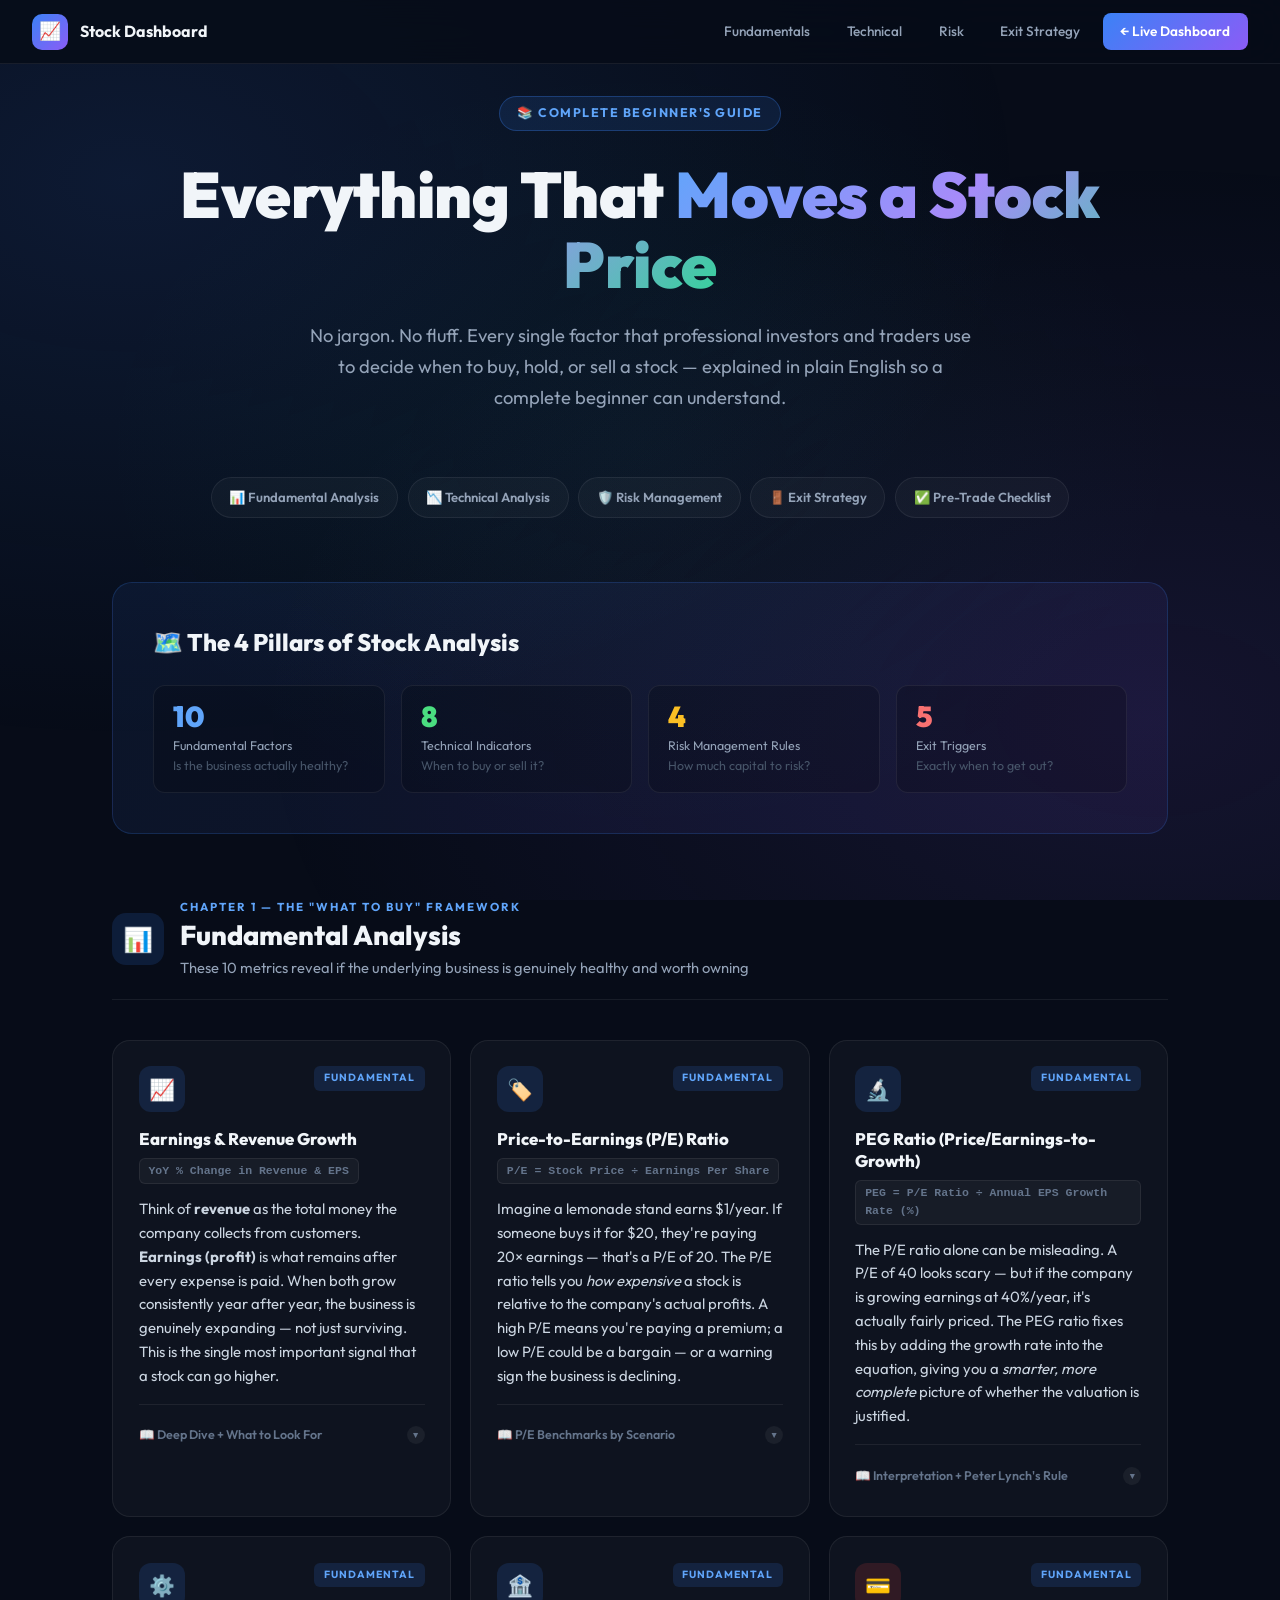
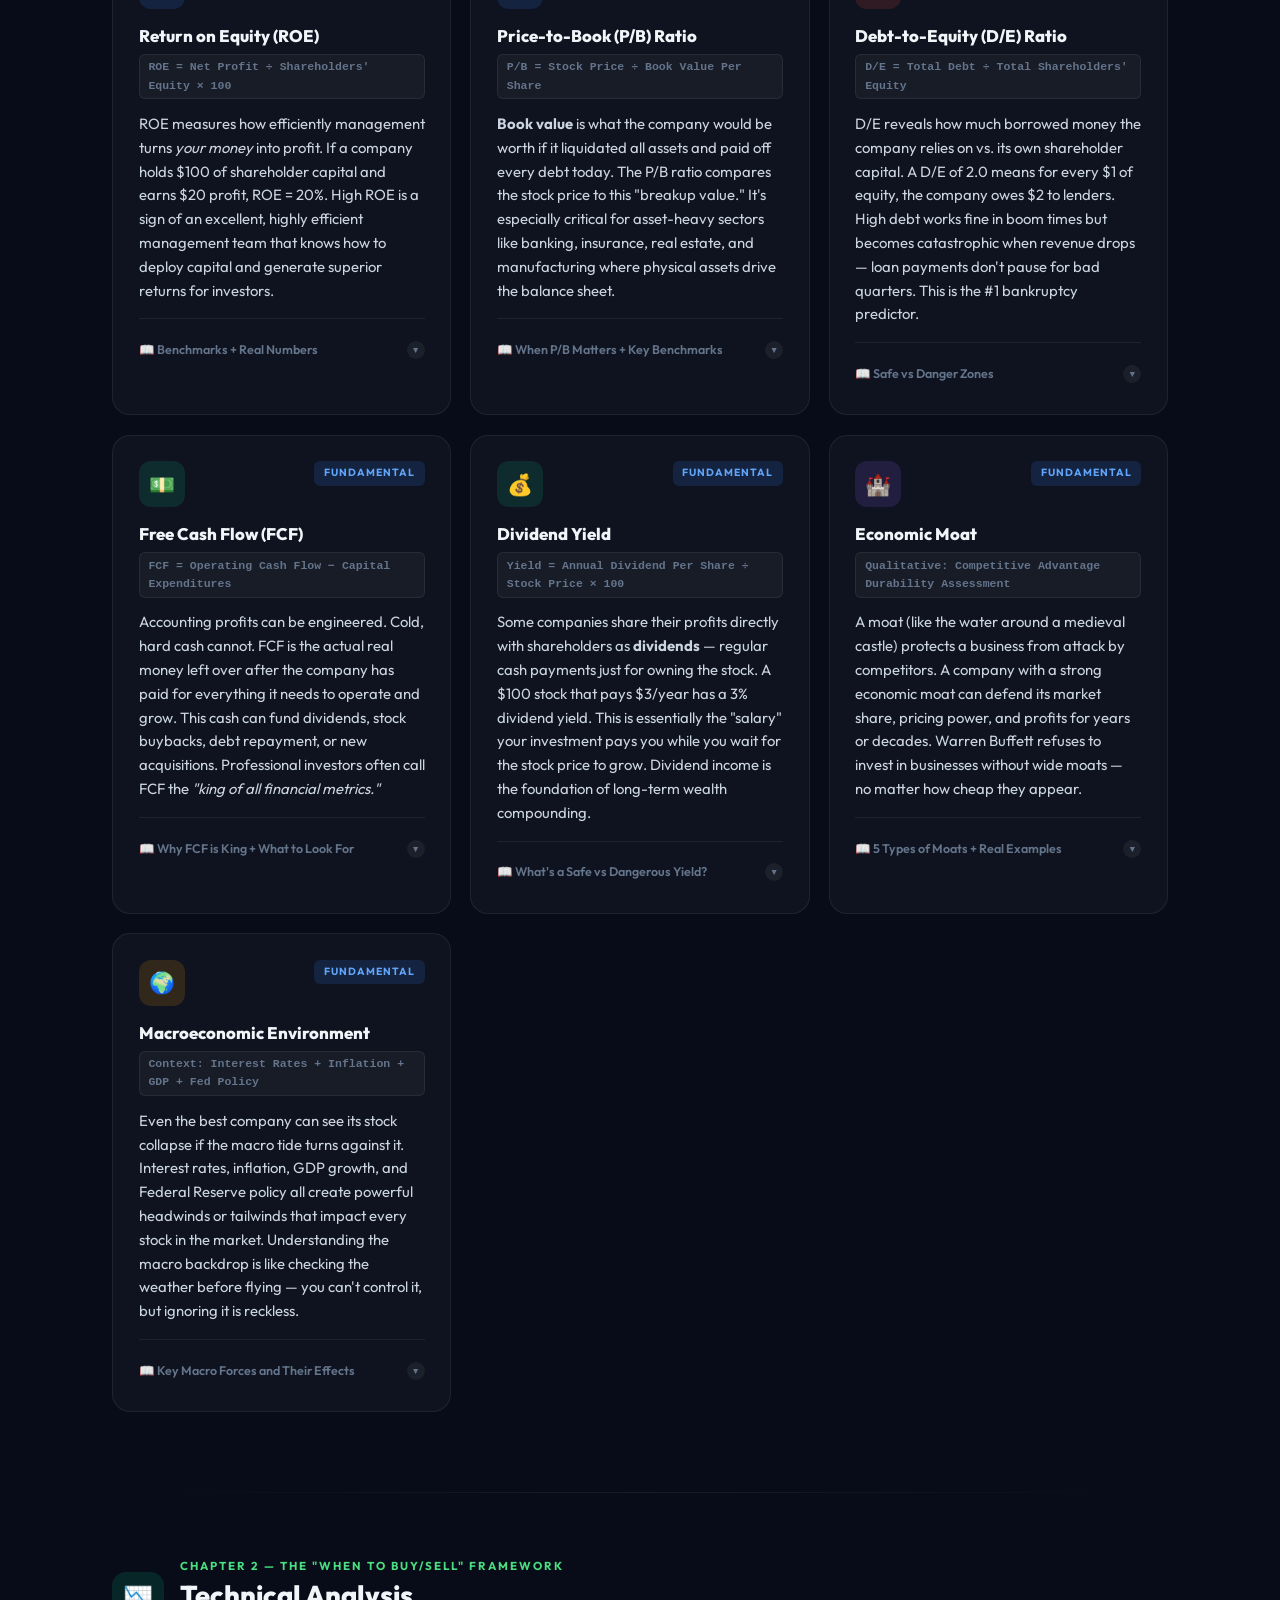
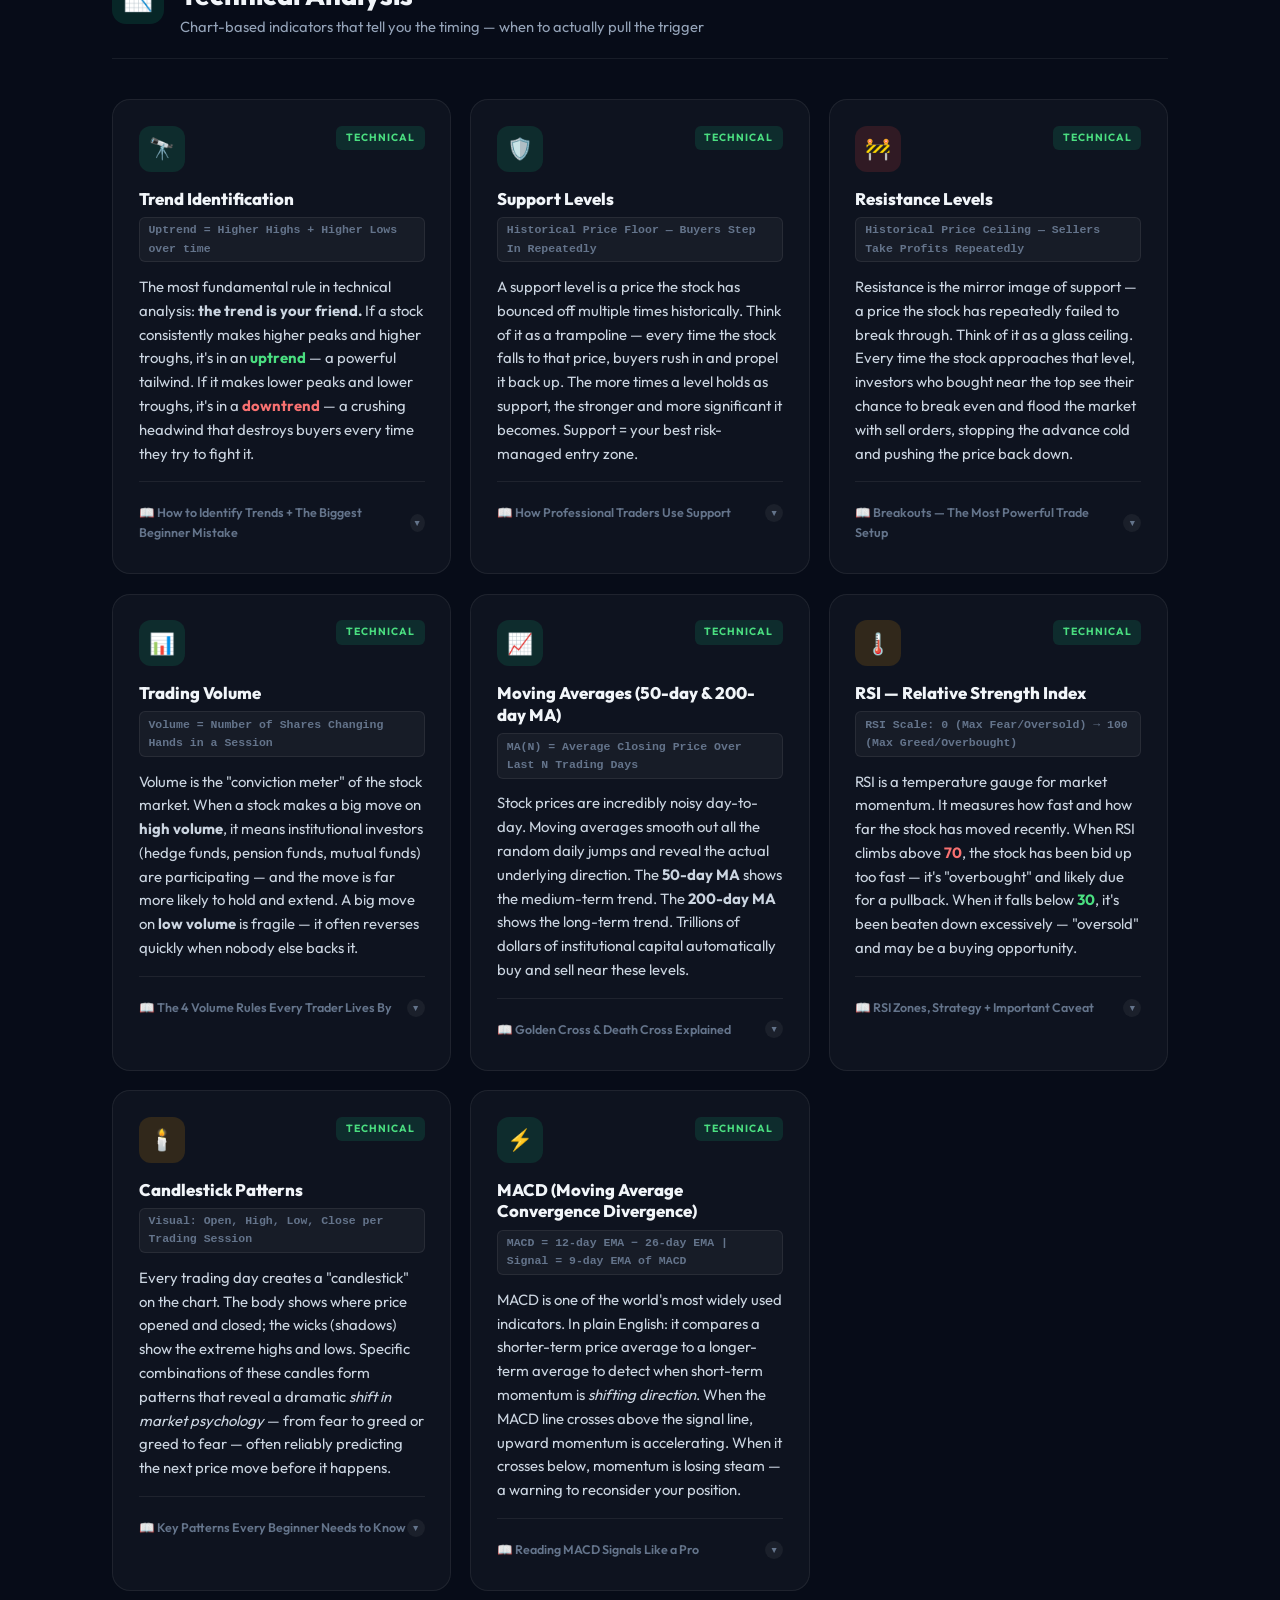
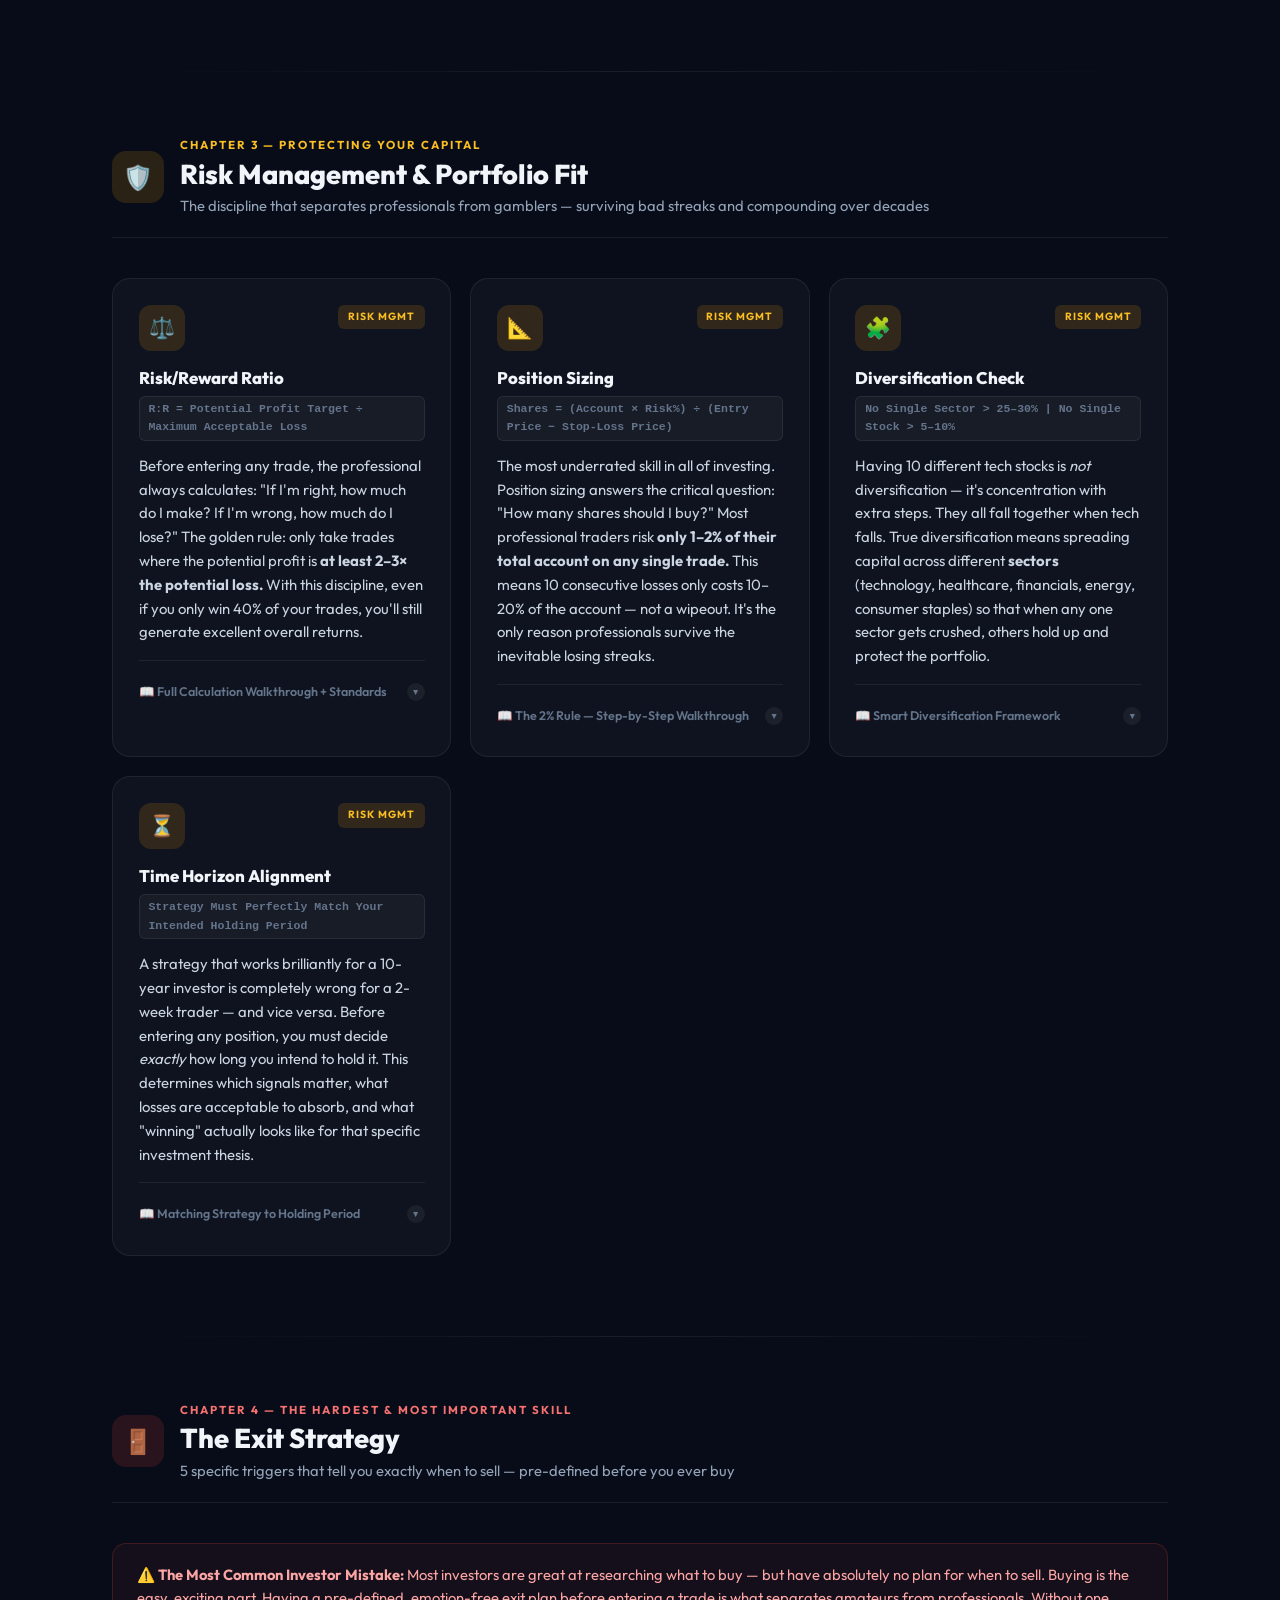
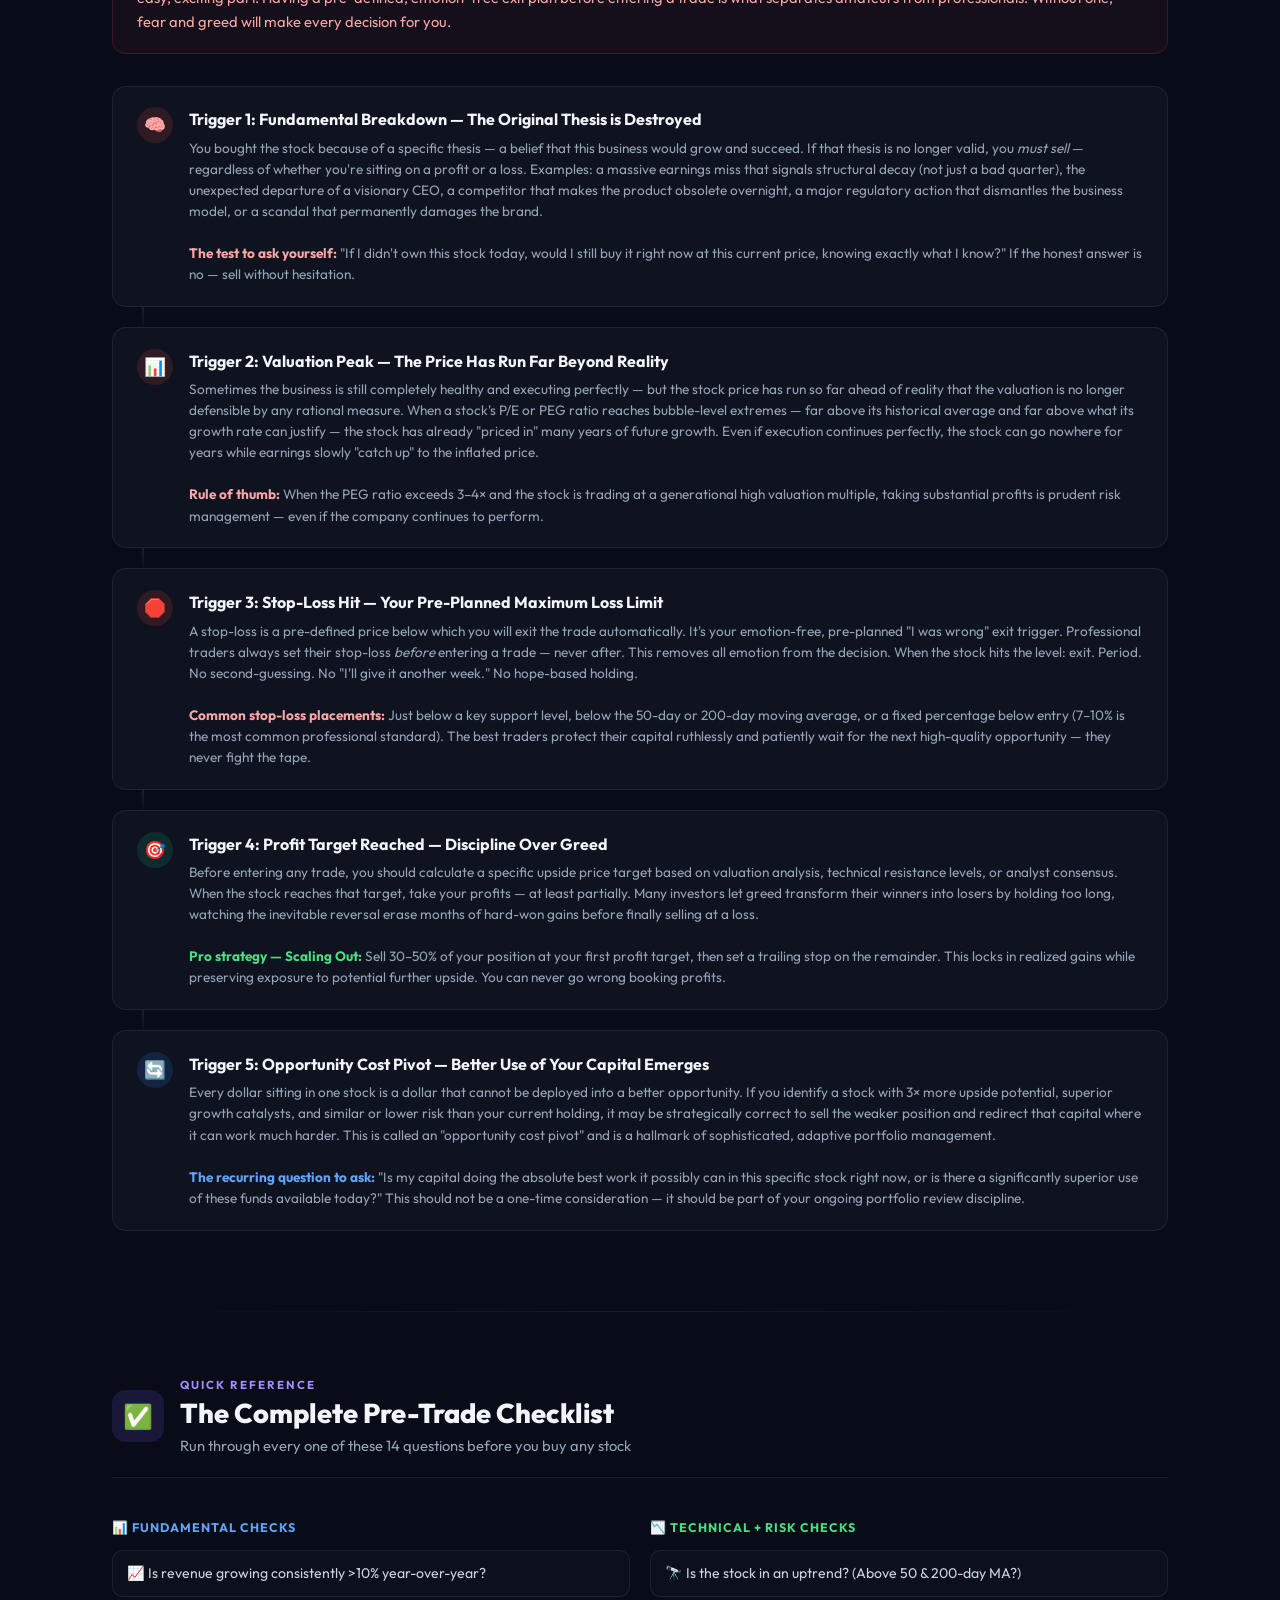
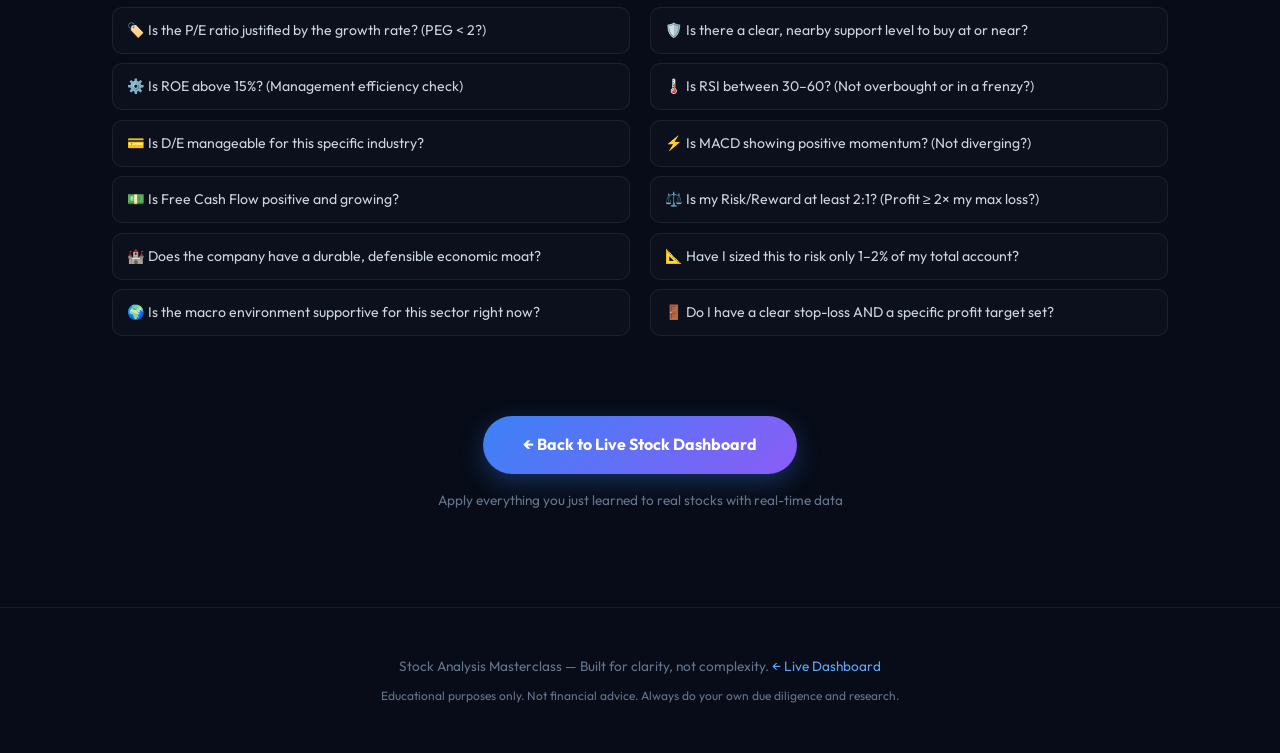
<file: guide.html>
<!DOCTYPE html>
<html lang="en">
<head>
    <meta charset="UTF-8">
    <meta name="viewport" content="width=device-width, initial-scale=1.0">
    <title>Stock Analysis Masterclass — Complete Beginner's Guide</title>
    <meta name="description" content="Every factor that moves a stock price — Fundamentals, Technical Analysis, Risk Management, and Exit Strategy explained in plain English for beginners.">
    <link href="https://fonts.googleapis.com/css2?family=Outfit:wght@300;400;500;600;700;800;900&display=swap" rel="stylesheet">
    <style>
        :root {
            --bg: #070c18;
            --card: rgba(255,255,255,0.03);
            --border: rgba(255,255,255,0.07);
            --border-bright: rgba(255,255,255,0.13);
            --text: #f1f5f9;
            --muted: #64748b;
            --muted2: #94a3b8;
            --blue: #3b82f6; --blue-l: #60a5fa;
            --green: #10b981; --green-l: #4ade80;
            --yellow: #f59e0b; --yellow-l: #fbbf24;
            --red: #ef4444; --red-l: #f87171;
            --purple: #8b5cf6; --purple-l: #a78bfa;
        }
        * { margin:0;padding:0;box-sizing:border-box; }
        html { scroll-behavior: smooth; }
        body {
            font-family: 'Outfit', sans-serif;
            background: var(--bg);
            color: var(--text);
            line-height: 1.6;
            overflow-x: hidden;
        }
        body::before {
            content:'';position:fixed;inset:0;
            background:
                radial-gradient(ellipse at 10% 20%, rgba(59,130,246,0.12) 0%, transparent 55%),
                radial-gradient(ellipse at 90% 80%, rgba(139,92,246,0.10) 0%, transparent 55%),
                radial-gradient(ellipse at 50% 50%, rgba(16,185,129,0.05) 0%, transparent 60%);
            pointer-events:none;z-index:0;
        }
        #progress-bar {
            position:fixed;top:64px;left:0;height:3px;
            background:linear-gradient(90deg,#3b82f6,#8b5cf6,#10b981);
            z-index:200;width:0%;transition:width 0.1s linear;
        }
        nav {
            position:fixed;top:0;left:0;right:0;z-index:100;
            background:rgba(7,12,24,0.85);backdrop-filter:blur(20px);
            border-bottom:1px solid var(--border);padding:0 2rem;height:64px;
            display:flex;align-items:center;justify-content:space-between;
        }
        .nav-brand { display:flex;align-items:center;gap:.75rem;text-decoration:none; }
        .nav-logo {
            width:36px;height:36px;background:linear-gradient(135deg,#3b82f6,#8b5cf6);
            border-radius:10px;display:flex;align-items:center;justify-content:center;font-size:1.1rem;
        }
        .nav-title { font-size:1rem;font-weight:700;color:var(--text); }
        .nav-links { display:flex;gap:.5rem;align-items:center; }
        .nav-link {
            color:var(--muted2);text-decoration:none;font-size:.85rem;font-weight:500;
            padding:.4rem .9rem;border-radius:8px;transition:all .2s;
        }
        .nav-link:hover { color:var(--text);background:rgba(255,255,255,.05); }
        .nav-btn {
            background:linear-gradient(135deg,#3b82f6,#8b5cf6);color:#fff;
            text-decoration:none;font-size:.85rem;font-weight:600;
            padding:.45rem 1.1rem;border-radius:8px;transition:opacity .2s;
        }
        .nav-btn:hover { opacity:.85; }
        #back-top {
            position:fixed;bottom:2rem;right:2rem;width:44px;height:44px;
            background:rgba(59,130,246,.2);border:1px solid rgba(59,130,246,.4);
            border-radius:50%;display:flex;align-items:center;justify-content:center;
            cursor:pointer;font-size:1rem;color:var(--blue-l);z-index:200;
            opacity:0;transform:translateY(10px);transition:all .3s;
        }
        #back-top.show { opacity:1;transform:translateY(0); }
        .page-wrap { position:relative;z-index:1;max-width:1120px;margin:0 auto;padding:6rem 2rem 6rem; }
        .hero { text-align:center;margin-bottom:4rem;animation:fadeUp .8s ease both; }
        .hero-badge {
            display:inline-flex;align-items:center;gap:.5rem;
            background:rgba(59,130,246,.12);border:1px solid rgba(59,130,246,.3);
            color:var(--blue-l);font-size:.78rem;font-weight:700;letter-spacing:1.5px;
            text-transform:uppercase;padding:.4rem 1.1rem;border-radius:999px;margin-bottom:1.8rem;
        }
        .hero h1 { font-size:clamp(2.2rem,5vw,4rem);font-weight:900;line-height:1.1;margin-bottom:1.2rem;letter-spacing:-.5px; }
        .hero h1 .grad {
            background:linear-gradient(135deg,#60a5fa,#a78bfa,#34d399);
            -webkit-background-clip:text;-webkit-text-fill-color:transparent;
        }
        .hero-sub { font-size:1.15rem;color:var(--muted2);max-width:680px;margin:0 auto 2.5rem;line-height:1.7; }
        .chapter-nav { display:flex;gap:.6rem;justify-content:center;flex-wrap:wrap;margin-bottom:4rem; }
        .chapter-pill {
            display:flex;align-items:center;gap:.4rem;padding:.55rem 1.1rem;border-radius:999px;
            border:1px solid var(--border);background:var(--card);color:var(--muted2);
            text-decoration:none;font-size:.82rem;font-weight:600;transition:all .25s;
        }
        .chapter-pill:hover { border-color:var(--border-bright);color:var(--text);background:rgba(255,255,255,.05);transform:translateY(-2px); }
        .overview-card {
            background:linear-gradient(135deg,rgba(59,130,246,.08),rgba(139,92,246,.08));
            border:1px solid rgba(59,130,246,.2);border-radius:20px;padding:2.5rem;margin-bottom:4rem;
        }
        .overview-card h2 { font-size:1.5rem;font-weight:800;margin-bottom:1.5rem; }
        .ov-row { display:grid;grid-template-columns:repeat(auto-fill,minmax(220px,1fr));gap:1rem; }
        .ov-item { background:rgba(0,0,0,.2);border-radius:12px;padding:1rem 1.2rem;border:1px solid var(--border); }
        .ov-num { font-size:1.8rem;font-weight:900;line-height:1;margin-bottom:.3rem; }
        .ov-lbl { font-size:.78rem;color:var(--muted2); }
        .section-block { margin-bottom:5rem; }
        .section-header {
            display:flex;align-items:center;gap:1rem;margin-bottom:2.5rem;
            padding-bottom:1.2rem;border-bottom:1px solid var(--border);
        }
        .section-icon {
            width:52px;height:52px;border-radius:14px;
            display:flex;align-items:center;justify-content:center;font-size:1.5rem;flex-shrink:0;
        }
        .si-blue { background:rgba(59,130,246,.15); }
        .si-green { background:rgba(16,185,129,.15); }
        .si-yellow { background:rgba(245,158,11,.15); }
        .si-red { background:rgba(239,68,68,.15); }
        .si-purple { background:rgba(139,92,246,.15); }
        .section-title-wrap { flex:1; }
        .section-num { font-size:.72rem;font-weight:700;letter-spacing:2px;text-transform:uppercase;margin-bottom:.2rem; }
        .sn-blue { color:var(--blue-l); } .sn-green { color:var(--green-l); }
        .sn-yellow { color:var(--yellow-l); } .sn-red { color:var(--red-l); }
        .sn-purple { color:var(--purple-l); }
        .section-title { font-size:1.7rem;font-weight:800;line-height:1.2; }
        .section-desc { color:var(--muted2);font-size:.92rem;margin-top:.25rem; }
        .concept-grid { display:grid;grid-template-columns:repeat(auto-fill,minmax(330px,1fr));gap:1.2rem; }
        .cc {
            background:var(--card);border:1px solid var(--border);border-radius:18px;
            padding:1.6rem;transition:all .3s;position:relative;overflow:hidden;
        }
        .cc::before {
            content:'';position:absolute;top:0;left:0;right:0;height:3px;
            border-radius:18px 18px 0 0;opacity:0;transition:opacity .3s;
        }
        .cc:hover { border-color:var(--border-bright);transform:translateY(-4px);box-shadow:0 16px 40px rgba(0,0,0,.35); }
        .cc:hover::before { opacity:1; }
        .cc.blue::before { background:linear-gradient(90deg,#3b82f6,#60a5fa); }
        .cc.green::before { background:linear-gradient(90deg,#10b981,#4ade80); }
        .cc.yellow::before { background:linear-gradient(90deg,#f59e0b,#fbbf24); }
        .cc.red::before { background:linear-gradient(90deg,#ef4444,#f87171); }
        .cc.purple::before { background:linear-gradient(90deg,#8b5cf6,#a78bfa); }
        .cc-top { display:flex;align-items:flex-start;justify-content:space-between;margin-bottom:1rem;gap:.8rem; }
        .cc-icon {
            width:46px;height:46px;border-radius:12px;
            display:flex;align-items:center;justify-content:center;font-size:1.3rem;flex-shrink:0;
        }
        .ci-blue { background:rgba(59,130,246,.15); } .ci-green { background:rgba(16,185,129,.15); }
        .ci-yellow { background:rgba(245,158,11,.15); } .ci-red { background:rgba(239,68,68,.15); }
        .ci-purple { background:rgba(139,92,246,.15); }
        .cc-badge {
            font-size:.65rem;font-weight:700;letter-spacing:1px;text-transform:uppercase;
            padding:.25rem .6rem;border-radius:6px;flex-shrink:0;
        }
        .b-fund { background:rgba(59,130,246,.15);color:var(--blue-l); }
        .b-tech { background:rgba(16,185,129,.15);color:var(--green-l); }
        .b-risk { background:rgba(245,158,11,.15);color:var(--yellow-l); }
        .cc-name { font-size:1.05rem;font-weight:800;margin-bottom:.35rem;line-height:1.3; }
        .cc-formula {
            display:inline-flex;align-items:center;font-size:.72rem;font-weight:600;color:var(--muted);
            background:rgba(255,255,255,.04);border:1px solid var(--border);
            border-radius:6px;padding:.2rem .55rem;margin-bottom:.8rem;
            font-family:'Courier New',monospace;
        }
        .cc-plain { font-size:.93rem;color:#cbd5e1;line-height:1.6;margin-bottom:1rem; }
        .cc-detail { border-top:1px solid var(--border);padding-top:1rem; }
        .detail-toggle {
            display:flex;align-items:center;justify-content:space-between;
            cursor:pointer;font-size:.78rem;font-weight:600;color:var(--muted);
            padding:.3rem 0;user-select:none;transition:color .2s;
        }
        .detail-toggle:hover { color:var(--muted2); }
        .toggle-arrow {
            width:18px;height:18px;background:rgba(255,255,255,.05);
            border-radius:50%;display:flex;align-items:center;justify-content:center;
            font-size:.55rem;transition:transform .3s;
        }
        .detail-toggle.open .toggle-arrow { transform:rotate(180deg); }
        .detail-body { display:none;margin-top:.8rem;animation:slideDown .25s ease; }
        .wtl-label { font-size:.7rem;font-weight:700;text-transform:uppercase;letter-spacing:1px;color:var(--muted);margin-bottom:.4rem; }
        .wtl-row { display:flex;align-items:flex-start;gap:.5rem;margin-bottom:.3rem;font-size:.82rem;color:#94a3b8; }
        .dot { width:6px;height:6px;border-radius:50%;margin-top:.38rem;flex-shrink:0; }
        .dg { background:var(--green); } .dr { background:var(--red); }
        .dy { background:var(--yellow); } .db { background:var(--blue); }
        .meter-row { display:flex;align-items:center;gap:.7rem;margin:.6rem 0; }
        .meter-lbl { font-size:.72rem;color:var(--muted);min-width:70px; }
        .meter-bar { flex:1;height:6px;background:rgba(255,255,255,.06);border-radius:99px;overflow:hidden; }
        .meter-fill { height:100%;border-radius:99px; }
        .meter-val { font-size:.72rem;font-weight:700;min-width:60px;text-align:right; }
        .ex-box {
            background:rgba(255,255,255,.02);border:1px solid var(--border);
            border-radius:10px;padding:.8rem 1rem;margin-top:.6rem;
            font-size:.8rem;color:#94a3b8;line-height:1.55;
        }
        .ex-box strong { color:var(--text); }
        .ex-lbl { font-size:.65rem;font-weight:700;text-transform:uppercase;letter-spacing:1px;color:var(--muted);margin-bottom:.3rem; }
        .quote {
            border-left:3px solid var(--blue);padding:.7rem 1rem;
            background:rgba(59,130,246,.06);border-radius:0 10px 10px 0;
            font-size:.82rem;color:#93c5fd;font-style:italic;margin-top:.7rem;line-height:1.55;
        }
        .quote cite { display:block;margin-top:.3rem;font-style:normal;color:var(--muted);font-size:.72rem;font-weight:600; }
        .ntbl { width:100%;border-collapse:collapse;font-size:.82rem;margin-top:.5rem; }
        .ntbl th {
            padding:.5rem .7rem;text-align:left;color:var(--muted);font-weight:600;
            border-bottom:1px solid var(--border);font-size:.72rem;text-transform:uppercase;letter-spacing:.5px;
        }
        .ntbl td { padding:.45rem .7rem;color:#cbd5e1;border-bottom:1px solid rgba(255,255,255,.03); }
        .ng { color:var(--green-l);font-weight:700; } .nw { color:var(--yellow-l);font-weight:700; } .nb { color:var(--red-l);font-weight:700; }
        .sdiv { height:1px;background:linear-gradient(90deg,transparent,var(--border),transparent);margin:4rem 0; }
        .checklist { display:flex;flex-direction:column;gap:.6rem; }
        .check-item {
            display:flex;align-items:flex-start;gap:.7rem;padding:.7rem .9rem;
            border-radius:10px;background:rgba(255,255,255,.02);border:1px solid var(--border);
            font-size:.88rem;color:#cbd5e1;transition:all .2s;
        }
        .check-item:hover { background:rgba(255,255,255,.04);border-color:var(--border-bright); }
        .flow-wrap { display:flex;flex-direction:column; }
        .flow-node {
            display:flex;align-items:flex-start;gap:1rem;padding:1.3rem 1.5rem;
            background:var(--card);border:1px solid var(--border);border-radius:14px;
            transition:all .25s;
        }
        .flow-node:hover { border-color:var(--border-bright);background:rgba(255,255,255,.04); }
        .flow-conn { width:2px;height:20px;background:linear-gradient(to bottom,rgba(255,255,255,.08),rgba(255,255,255,.02));margin-left:30px; }
        .flow-num {
            width:36px;height:36px;border-radius:50%;
            display:flex;align-items:center;justify-content:center;font-size:1.1rem;flex-shrink:0;
        }
        .flow-title { font-size:1rem;font-weight:700;margin-bottom:.3rem; }
        .flow-desc { font-size:.85rem;color:var(--muted2);line-height:1.55; }
        footer {
            position:relative;z-index:1;text-align:center;padding:3rem 2rem;
            border-top:1px solid var(--border);color:var(--muted);font-size:.85rem;
        }
        footer a { color:var(--blue-l);text-decoration:none; }
        @keyframes fadeUp { from{opacity:0;transform:translateY(24px)} to{opacity:1;transform:translateY(0)} }
        @keyframes slideDown { from{opacity:0;transform:translateY(-8px)} to{opacity:1;transform:translateY(0)} }
        .anim { opacity:0;transform:translateY(24px);transition:opacity .6s ease,transform .6s ease; }
        .anim.vis { opacity:1;transform:translateY(0); }
        @media(max-width:768px) {
            .nav-links { display:none; }
            .page-wrap { padding:5rem 1.2rem 4rem; }
            .concept-grid { grid-template-columns:1fr; }
            .checklist-grid { grid-template-columns:1fr; }
        }
        .warn-box {
            padding:1.2rem 1.5rem;background:rgba(239,68,68,.06);
            border:1px solid rgba(239,68,68,.2);border-radius:14px;
            font-size:.92rem;color:#fca5a5;line-height:1.6;margin-bottom:2rem;
        }
        .checklist-grid { display:grid;grid-template-columns:1fr 1fr;gap:1.2rem; }
        .cg-label { font-size:.78rem;font-weight:700;text-transform:uppercase;letter-spacing:1px;margin-bottom:.8rem; }
        .back-btn {
            display:inline-flex;align-items:center;gap:.6rem;
            background:linear-gradient(135deg,#3b82f6,#8b5cf6);color:white;
            font-weight:700;font-size:1rem;text-decoration:none;
            padding:1rem 2.5rem;border-radius:50px;transition:opacity .2s,transform .2s;
            box-shadow:0 8px 24px rgba(59,130,246,.3);
        }
        .back-btn:hover { opacity:.85;transform:translateY(-2px); }
    </style>
</head>
<body>
<div id="progress-bar"></div>
<nav>
    <a class="nav-brand" href="index.html">
        <div class="nav-logo">📈</div>
        <span class="nav-title">Stock Dashboard</span>
    </a>
    <div class="nav-links">
        <a class="nav-link" href="#fundamentals">Fundamentals</a>
        <a class="nav-link" href="#technical">Technical</a>
        <a class="nav-link" href="#risk">Risk</a>
        <a class="nav-link" href="#exit">Exit Strategy</a>
        <a class="nav-btn" href="index.html">← Live Dashboard</a>
    </div>
</nav>
<div id="back-top" onclick="window.scrollTo({top:0,behavior:'smooth'})">↑</div>
<div class="page-wrap">

    <!-- HERO -->
    <section class="hero">
        <div class="hero-badge">📚 Complete Beginner's Guide</div>
        <h1>Everything That <span class="grad">Moves a Stock Price</span></h1>
        <p class="hero-sub">No jargon. No fluff. Every single factor that professional investors and traders use to decide when to buy, hold, or sell a stock — explained in plain English so a complete beginner can understand.</p>
    </section>

    <!-- CHAPTER NAV -->
    <div class="chapter-nav">
        <a class="chapter-pill" href="#fundamentals">📊 Fundamental Analysis</a>
        <a class="chapter-pill" href="#technical">📉 Technical Analysis</a>
        <a class="chapter-pill" href="#risk">🛡️ Risk Management</a>
        <a class="chapter-pill" href="#exit">🚪 Exit Strategy</a>
        <a class="chapter-pill" href="#checklist">✅ Pre-Trade Checklist</a>
    </div>

    <!-- OVERVIEW -->
    <div class="overview-card anim">
        <h2>🗺️ The 4 Pillars of Stock Analysis</h2>
        <div class="ov-row">
            <div class="ov-item"><div class="ov-num" style="color:#60a5fa">10</div><div class="ov-lbl">Fundamental Factors<br><span style="color:#475569">Is the business actually healthy?</span></div></div>
            <div class="ov-item"><div class="ov-num" style="color:#4ade80">8</div><div class="ov-lbl">Technical Indicators<br><span style="color:#475569">When to buy or sell it?</span></div></div>
            <div class="ov-item"><div class="ov-num" style="color:#fbbf24">4</div><div class="ov-lbl">Risk Management Rules<br><span style="color:#475569">How much capital to risk?</span></div></div>
            <div class="ov-item"><div class="ov-num" style="color:#f87171">5</div><div class="ov-lbl">Exit Triggers<br><span style="color:#475569">Exactly when to get out?</span></div></div>
        </div>
    </div>

    <!-- ═══════════════ SECTION 1: FUNDAMENTALS ═══════════════ -->
    <section class="section-block anim" id="fundamentals">
        <div class="section-header">
            <div class="section-icon si-blue">📊</div>
            <div class="section-title-wrap">
                <div class="section-num sn-blue">Chapter 1 — The "What to Buy" Framework</div>
                <div class="section-title">Fundamental Analysis</div>
                <div class="section-desc">These 10 metrics reveal if the underlying business is genuinely healthy and worth owning</div>
            </div>
        </div>
        <div class="concept-grid">

            <!-- F1: Earnings & Revenue Growth -->
            <div class="cc blue anim">
                <div class="cc-top"><div class="cc-icon ci-blue">📈</div><span class="cc-badge b-fund">Fundamental</span></div>
                <div class="cc-name">Earnings &amp; Revenue Growth</div>
                <div class="cc-formula">YoY % Change in Revenue &amp; EPS</div>
                <p class="cc-plain">Think of <strong>revenue</strong> as the total money the company collects from customers. <strong>Earnings (profit)</strong> is what remains after every expense is paid. When both grow consistently year after year, the business is genuinely expanding — not just surviving. This is the single most important signal that a stock can go higher.</p>
                <div class="cc-detail">
                    <div class="detail-toggle" onclick="toggleDetail(this)"><span>📖 Deep Dive + What to Look For</span><div class="toggle-arrow">▼</div></div>
                    <div class="detail-body">
                        <div class="wtl-label">🟢 Bullish Signals</div>
                        <div class="wtl-row"><span class="dot dg"></span>Revenue growing &gt;10–15% year-over-year consistently</div>
                        <div class="wtl-row"><span class="dot dg"></span>Earnings (EPS) growing faster than revenue — expanding margins</div>
                        <div class="wtl-row"><span class="dot dg"></span>Management consistently beats Wall Street earnings estimates</div>
                        <div class="wtl-label" style="margin-top:.7rem">🔴 Warning Signals</div>
                        <div class="wtl-row"><span class="dot dr"></span>Revenue declining two or more quarters in a row</div>
                        <div class="wtl-row"><span class="dot dr"></span>Earnings growing but revenue shrinking (unsustainable — costs are just being cut)</div>
                        <div class="ex-box"><div class="ex-lbl">Real Example</div><strong>NVIDIA (NVDA)</strong> grew revenue from $16B to $61B in just one fiscal year — a 265% jump. The stock tripled. This is the power of explosive earnings growth.</div>
                    </div>
                </div>
            </div>

            <!-- F2: P/E Ratio -->
            <div class="cc blue anim">
                <div class="cc-top"><div class="cc-icon ci-blue">🏷️</div><span class="cc-badge b-fund">Fundamental</span></div>
                <div class="cc-name">Price-to-Earnings (P/E) Ratio</div>
                <div class="cc-formula">P/E = Stock Price ÷ Earnings Per Share</div>
                <p class="cc-plain">Imagine a lemonade stand earns $1/year. If someone buys it for $20, they're paying 20× earnings — that's a P/E of 20. The P/E ratio tells you <em>how expensive</em> a stock is relative to the company's actual profits. A high P/E means you're paying a premium; a low P/E could be a bargain — or a warning sign the business is declining.</p>
                <div class="cc-detail">
                    <div class="detail-toggle" onclick="toggleDetail(this)"><span>📖 P/E Benchmarks by Scenario</span><div class="toggle-arrow">▼</div></div>
                    <div class="detail-body">
                        <table class="ntbl">
                            <tr><th>P/E Range</th><th>What It Signals</th><th>Verdict</th></tr>
                            <tr><td>&lt; 10</td><td>Deeply cheap — or business is declining</td><td class="nw">Caution</td></tr>
                            <tr><td>10–20</td><td>Undervalued to fair (non-tech sectors)</td><td class="ng">Good</td></tr>
                            <tr><td>20–35</td><td>Fairly priced for solid growth companies</td><td class="ng">Normal</td></tr>
                            <tr><td>35–60</td><td>Priced for high growth — must deliver</td><td class="nw">Watch</td></tr>
                            <tr><td>&gt; 60</td><td>Very expensive — must grow into it fast</td><td class="nb">Risky</td></tr>
                        </table>
                        <div class="ex-box" style="margin-top:.5rem">S&amp;P 500 average P/E is ~25. Tech giants trade at 35–60× because their growth justifies it. Banks and utilities trade at 8–15× due to slow growth. Always compare within the same sector.</div>
                    </div>
                </div>
            </div>

            <!-- F3: PEG Ratio -->
            <div class="cc blue anim">
                <div class="cc-top"><div class="cc-icon ci-blue">🔬</div><span class="cc-badge b-fund">Fundamental</span></div>
                <div class="cc-name">PEG Ratio (Price/Earnings-to-Growth)</div>
                <div class="cc-formula">PEG = P/E Ratio ÷ Annual EPS Growth Rate (%)</div>
                <p class="cc-plain">The P/E ratio alone can be misleading. A P/E of 40 looks scary — but if the company is growing earnings at 40%/year, it's actually fairly priced. The PEG ratio fixes this by adding the growth rate into the equation, giving you a <em>smarter, more complete</em> picture of whether the valuation is justified.</p>
                <div class="cc-detail">
                    <div class="detail-toggle" onclick="toggleDetail(this)"><span>📖 Interpretation + Peter Lynch's Rule</span><div class="toggle-arrow">▼</div></div>
                    <div class="detail-body">
                        <div class="wtl-label">Golden Rules</div>
                        <div class="wtl-row"><span class="dot dg"></span><strong>PEG &lt; 1:</strong> Undervalued relative to growth — potential bargain</div>
                        <div class="wtl-row"><span class="dot dy"></span><strong>PEG = 1:</strong> Fairly priced — paying a fair price for the growth rate</div>
                        <div class="wtl-row"><span class="dot dr"></span><strong>PEG &gt; 2:</strong> Overvalued — paying too much for the expected growth</div>
                        <div class="quote">"The P/E ratio of any company that's fairly priced will equal its growth rate."<cite>— Peter Lynch, legendary Fidelity Magellan fund manager</cite></div>
                    </div>
                </div>
            </div>

            <!-- F4: ROE -->
            <div class="cc blue anim">
                <div class="cc-top"><div class="cc-icon ci-blue">⚙️</div><span class="cc-badge b-fund">Fundamental</span></div>
                <div class="cc-name">Return on Equity (ROE)</div>
                <div class="cc-formula">ROE = Net Profit ÷ Shareholders' Equity × 100</div>
                <p class="cc-plain">ROE measures how efficiently management turns <em>your money</em> into profit. If a company holds $100 of shareholder capital and earns $20 profit, ROE = 20%. High ROE is a sign of an excellent, highly efficient management team that knows how to deploy capital and generate superior returns for investors.</p>
                <div class="cc-detail">
                    <div class="detail-toggle" onclick="toggleDetail(this)"><span>📖 Benchmarks + Real Numbers</span><div class="toggle-arrow">▼</div></div>
                    <div class="detail-body">
                        <div class="meter-row"><div class="meter-lbl">Below 10%</div><div class="meter-bar"><div class="meter-fill" style="width:30%;background:#ef4444"></div></div><div class="meter-val nb">Weak</div></div>
                        <div class="meter-row"><div class="meter-lbl">10–20%</div><div class="meter-bar"><div class="meter-fill" style="width:60%;background:#f59e0b"></div></div><div class="meter-val nw">Average</div></div>
                        <div class="meter-row"><div class="meter-lbl">Above 20%</div><div class="meter-bar"><div class="meter-fill" style="width:90%;background:#10b981"></div></div><div class="meter-val ng">Excellent</div></div>
                        <div class="ex-box" style="margin-top:.5rem"><strong>Apple (AAPL):</strong> ROE ~160%. <strong>Visa (V):</strong> ROE ~45%. These are extraordinary. The S&amp;P 500 average ROE is about 14%.</div>
                    </div>
                </div>
            </div>

            <!-- F5: P/B Ratio -->
            <div class="cc blue anim">
                <div class="cc-top"><div class="cc-icon ci-blue">🏦</div><span class="cc-badge b-fund">Fundamental</span></div>
                <div class="cc-name">Price-to-Book (P/B) Ratio</div>
                <div class="cc-formula">P/B = Stock Price ÷ Book Value Per Share</div>
                <p class="cc-plain"><strong>Book value</strong> is what the company would be worth if it liquidated all assets and paid off every debt today. The P/B ratio compares the stock price to this "breakup value." It's especially critical for asset-heavy sectors like banking, insurance, real estate, and manufacturing where physical assets drive the balance sheet.</p>
                <div class="cc-detail">
                    <div class="detail-toggle" onclick="toggleDetail(this)"><span>📖 When P/B Matters + Key Benchmarks</span><div class="toggle-arrow">▼</div></div>
                    <div class="detail-body">
                        <div class="wtl-label">🏦 Most Useful For</div>
                        <div class="wtl-row"><span class="dot db"></span>Banks, credit unions, and financial institutions</div>
                        <div class="wtl-row"><span class="dot db"></span>Real estate investment trusts (REITs)</div>
                        <div class="wtl-row"><span class="dot db"></span>Heavy manufacturing, energy, and industrial companies</div>
                        <div class="wtl-label" style="margin-top:.7rem">📌 Key Numbers</div>
                        <div class="wtl-row"><span class="dot dg"></span>P/B &lt; 1: Trading below asset value — potential deep value buy</div>
                        <div class="wtl-row"><span class="dot dy"></span>P/B 1–3: Normal and acceptable range</div>
                        <div class="wtl-row"><span class="dot dr"></span>P/B &gt; 5: Expensive for asset-heavy businesses</div>
                        <div class="ex-box">Note: P/B is <em>less meaningful</em> for software and tech companies — their biggest assets (brand, IP, algorithms) don't appear on the balance sheet.</div>
                    </div>
                </div>
            </div>

            <!-- F6: D/E Ratio -->
            <div class="cc red anim">
                <div class="cc-top"><div class="cc-icon ci-red">💳</div><span class="cc-badge b-fund">Fundamental</span></div>
                <div class="cc-name">Debt-to-Equity (D/E) Ratio</div>
                <div class="cc-formula">D/E = Total Debt ÷ Total Shareholders' Equity</div>
                <p class="cc-plain">D/E reveals how much borrowed money the company relies on vs. its own shareholder capital. A D/E of 2.0 means for every $1 of equity, the company owes $2 to lenders. High debt works fine in boom times but becomes catastrophic when revenue drops — loan payments don't pause for bad quarters. This is the #1 bankruptcy predictor.</p>
                <div class="cc-detail">
                    <div class="detail-toggle" onclick="toggleDetail(this)"><span>📖 Safe vs Danger Zones</span><div class="toggle-arrow">▼</div></div>
                    <div class="detail-body">
                        <table class="ntbl">
                            <tr><th>D/E Range</th><th>Signal</th><th>What It Means</th></tr>
                            <tr><td>0 – 0.5</td><td class="ng">Very Safe</td><td>Company nearly debt-free</td></tr>
                            <tr><td>0.5 – 1.5</td><td class="ng">Healthy</td><td>Moderate, manageable leverage</td></tr>
                            <tr><td>1.5 – 3.0</td><td class="nw">Watch</td><td>Leverage is increasing — monitor</td></tr>
                            <tr><td>&gt; 3.0</td><td class="nb">Danger</td><td>Highly vulnerable to downturns</td></tr>
                        </table>
                        <div class="ex-box" style="margin-top:.5rem">Important: Airlines, utilities, and telecom naturally carry higher D/E by industry norms — always compare against sector peers, not the broad market average.</div>
                    </div>
                </div>
            </div>

            <!-- F7: Free Cash Flow -->
            <div class="cc green anim">
                <div class="cc-top"><div class="cc-icon ci-green">💵</div><span class="cc-badge b-fund">Fundamental</span></div>
                <div class="cc-name">Free Cash Flow (FCF)</div>
                <div class="cc-formula">FCF = Operating Cash Flow − Capital Expenditures</div>
                <p class="cc-plain">Accounting profits can be engineered. Cold, hard cash cannot. FCF is the actual real money left over after the company has paid for everything it needs to operate and grow. This cash can fund dividends, stock buybacks, debt repayment, or new acquisitions. Professional investors often call FCF the <em>"king of all financial metrics."</em></p>
                <div class="cc-detail">
                    <div class="detail-toggle" onclick="toggleDetail(this)"><span>📖 Why FCF is King + What to Look For</span><div class="toggle-arrow">▼</div></div>
                    <div class="detail-body">
                        <div class="wtl-label">🟢 Elite FCF Signals</div>
                        <div class="wtl-row"><span class="dot dg"></span>FCF Margin above 15–20% — elite-quality business</div>
                        <div class="wtl-row"><span class="dot dg"></span>FCF growing consistently faster than revenue</div>
                        <div class="wtl-row"><span class="dot dg"></span>FCF exceeds reported net income — no accounting tricks</div>
                        <div class="wtl-label" style="margin-top:.7rem">🔴 Red Flags</div>
                        <div class="wtl-row"><span class="dot dr"></span>FCF negative for multiple consecutive years in a mature company</div>
                        <div class="wtl-row"><span class="dot dr"></span>FCF shrinking while profits appear to be growing</div>
                        <div class="ex-box"><strong>Apple (AAPL):</strong> ~$100B+ FCF/year. <strong>Visa (V):</strong> 50%+ FCF margins. These are the gold standard.<br><br>Note: Negative FCF is acceptable for early-stage companies investing in infrastructure (e.g., Amazon during its first decade of buildout).</div>
                    </div>
                </div>
            </div>

            <!-- F8: Dividend Yield -->
            <div class="cc green anim">
                <div class="cc-top"><div class="cc-icon ci-green">💰</div><span class="cc-badge b-fund">Fundamental</span></div>
                <div class="cc-name">Dividend Yield</div>
                <div class="cc-formula">Yield = Annual Dividend Per Share ÷ Stock Price × 100</div>
                <p class="cc-plain">Some companies share their profits directly with shareholders as <strong>dividends</strong> — regular cash payments just for owning the stock. A $100 stock that pays $3/year has a 3% dividend yield. This is essentially the "salary" your investment pays you while you wait for the stock price to grow. Dividend income is the foundation of long-term wealth compounding.</p>
                <div class="cc-detail">
                    <div class="detail-toggle" onclick="toggleDetail(this)"><span>📖 What's a Safe vs Dangerous Yield?</span><div class="toggle-arrow">▼</div></div>
                    <div class="detail-body">
                        <table class="ntbl">
                            <tr><th>Yield</th><th>What It Signals</th></tr>
                            <tr><td>0%</td><td>Growth-focused — reinvesting all profits back in (normal for tech)</td></tr>
                            <tr><td>1–2%</td><td>Modest income, still growth-oriented</td></tr>
                            <tr><td class="ng">2–4%</td><td class="ng">Ideal: healthy balance of income + growth + stability</td></tr>
                            <tr><td class="nw">4–6%</td><td class="nw">High yield — verify it's sustainable (check payout ratio)</td></tr>
                            <tr><td class="nb">&gt; 7%</td><td class="nb">Danger zone — often a "dividend trap," may be cut soon</td></tr>
                        </table>
                        <div class="ex-box" style="margin-top:.5rem">A very high yield (10%+) is often a "dividend trap" — the stock price has collapsed so far that the yield looks attractive, but the company is usually about to cut the dividend entirely.</div>
                    </div>
                </div>
            </div>

            <!-- F9: Economic Moat -->
            <div class="cc purple anim">
                <div class="cc-top"><div class="cc-icon ci-purple">🏰</div><span class="cc-badge b-fund">Fundamental</span></div>
                <div class="cc-name">Economic Moat</div>
                <div class="cc-formula">Qualitative: Competitive Advantage Durability Assessment</div>
                <p class="cc-plain">A moat (like the water around a medieval castle) protects a business from attack by competitors. A company with a strong economic moat can defend its market share, pricing power, and profits for years or decades. Warren Buffett refuses to invest in businesses without wide moats — no matter how cheap they appear.</p>
                <div class="cc-detail">
                    <div class="detail-toggle" onclick="toggleDetail(this)"><span>📖 5 Types of Moats + Real Examples</span><div class="toggle-arrow">▼</div></div>
                    <div class="detail-body">
                        <div class="wtl-label">🏰 The 5 Classic Moat Types</div>
                        <div class="wtl-row"><span class="dot db"></span><strong>Network Effect:</strong> More users = more valuable — nearly impossible to replicate (Visa, Meta, LinkedIn)</div>
                        <div class="wtl-row"><span class="dot db"></span><strong>Switching Costs:</strong> Too painful or expensive for customers to leave (Salesforce, Oracle, SAP)</div>
                        <div class="wtl-row"><span class="dot db"></span><strong>Cost Advantage:</strong> Produces so efficiently that competitors can't match the price (Costco, Amazon, Walmart)</div>
                        <div class="wtl-row"><span class="dot db"></span><strong>Intangible Assets:</strong> Patents, regulatory licenses, or brands so strong they command premium pricing (Apple, Coca-Cola, Pfizer)</div>
                        <div class="wtl-row"><span class="dot db"></span><strong>Efficient Scale:</strong> Market so niche that only one player can profitably serve it (utility companies, toll roads)</div>
                        <div class="quote">"The most important thing to me is figuring out how big a moat there is around the business. What I love, of course, is a big castle and a big moat with piranhas and crocodiles."<cite>— Warren Buffett</cite></div>
                    </div>
                </div>
            </div>

            <!-- F10: Macro Environment -->
            <div class="cc yellow anim">
                <div class="cc-top"><div class="cc-icon ci-yellow">🌍</div><span class="cc-badge b-fund">Fundamental</span></div>
                <div class="cc-name">Macroeconomic Environment</div>
                <div class="cc-formula">Context: Interest Rates + Inflation + GDP + Fed Policy</div>
                <p class="cc-plain">Even the best company can see its stock collapse if the macro tide turns against it. Interest rates, inflation, GDP growth, and Federal Reserve policy all create powerful headwinds or tailwinds that impact every stock in the market. Understanding the macro backdrop is like checking the weather before flying — you can't control it, but ignoring it is reckless.</p>
                <div class="cc-detail">
                    <div class="detail-toggle" onclick="toggleDetail(this)"><span>📖 Key Macro Forces and Their Effects</span><div class="toggle-arrow">▼</div></div>
                    <div class="detail-body">
                        <div class="wtl-label">📉 Rising Interest Rates</div>
                        <div class="wtl-row"><span class="dot dr"></span>Crushes growth stocks (future earnings worth less in today's dollars)</div>
                        <div class="wtl-row"><span class="dot dg"></span>Benefits banks and insurance companies (earn more on loans)</div>
                        <div class="wtl-label" style="margin-top:.7rem">📈 Falling Interest Rates</div>
                        <div class="wtl-row"><span class="dot dg"></span>Rocket fuel for growth stocks, tech, and real estate</div>
                        <div class="wtl-row"><span class="dot dg"></span>Stimulates consumer spending and borrowing across economy</div>
                        <div class="wtl-label" style="margin-top:.7rem">🔥 High Inflation</div>
                        <div class="wtl-row"><span class="dot dy"></span>Good for commodity stocks, energy, gold, and pricing-power businesses</div>
                        <div class="wtl-row"><span class="dot dr"></span>Hurts companies with fixed-price contracts and thin margins</div>
                        <div class="ex-box">When the Fed raised rates 11× in 2022–2023, the NASDAQ fell 33%. When rates started falling in 2024, tech rallied back to all-time highs within 12 months.</div>
                    </div>
                </div>
            </div>

        </div>
    </section>

    <div class="sdiv"></div>

    <!-- ═══════════════ SECTION 2: TECHNICAL ═══════════════ -->
    <section class="section-block anim" id="technical">
        <div class="section-header">
            <div class="section-icon si-green">📉</div>
            <div class="section-title-wrap">
                <div class="section-num sn-green">Chapter 2 — The "When to Buy/Sell" Framework</div>
                <div class="section-title">Technical Analysis</div>
                <div class="section-desc">Chart-based indicators that tell you the timing — when to actually pull the trigger</div>
            </div>
        </div>
        <div class="concept-grid">

            <!-- T1: Trend -->
            <div class="cc green anim">
                <div class="cc-top"><div class="cc-icon ci-green">🔭</div><span class="cc-badge b-tech">Technical</span></div>
                <div class="cc-name">Trend Identification</div>
                <div class="cc-formula">Uptrend = Higher Highs + Higher Lows over time</div>
                <p class="cc-plain">The most fundamental rule in technical analysis: <strong>the trend is your friend.</strong> If a stock consistently makes higher peaks and higher troughs, it's in an <span style="color:var(--green-l);font-weight:700">uptrend</span> — a powerful tailwind. If it makes lower peaks and lower troughs, it's in a <span style="color:var(--red-l);font-weight:700">downtrend</span> — a crushing headwind that destroys buyers every time they try to fight it.</p>
                <div class="cc-detail">
                    <div class="detail-toggle" onclick="toggleDetail(this)"><span>📖 How to Identify Trends + The Biggest Beginner Mistake</span><div class="toggle-arrow">▼</div></div>
                    <div class="detail-body">
                        <div class="wtl-label">🟢 Uptrend Signals</div>
                        <div class="wtl-row"><span class="dot dg"></span>Each rally reaches a higher price than the previous rally peak</div>
                        <div class="wtl-row"><span class="dot dg"></span>Each pullback holds above the previous pullback's lowest point</div>
                        <div class="wtl-row"><span class="dot dg"></span>Stock is trading above both its 50-day and 200-day moving averages</div>
                        <div class="wtl-label" style="margin-top:.7rem">🔴 Downtrend Signals</div>
                        <div class="wtl-row"><span class="dot dr"></span>Each rally fails at a lower price than the last attempt</div>
                        <div class="wtl-row"><span class="dot dr"></span>Each bounce gets sold off aggressively before recovering</div>
                        <div class="ex-box"><strong>The #1 Beginner Mistake:</strong> Buying a stock <em>because it's fallen a lot</em>, without checking the trend. A stock in a downtrend can always fall further. Professional traders call this "catching a falling knife."</div>
                    </div>
                </div>
            </div>

            <!-- T2: Support -->
            <div class="cc green anim">
                <div class="cc-top"><div class="cc-icon ci-green">🛡️</div><span class="cc-badge b-tech">Technical</span></div>
                <div class="cc-name">Support Levels</div>
                <div class="cc-formula">Historical Price Floor — Buyers Step In Repeatedly</div>
                <p class="cc-plain">A support level is a price the stock has bounced off multiple times historically. Think of it as a trampoline — every time the stock falls to that price, buyers rush in and propel it back up. The more times a level holds as support, the stronger and more significant it becomes. Support = your best risk-managed entry zone.</p>
                <div class="cc-detail">
                    <div class="detail-toggle" onclick="toggleDetail(this)"><span>📖 How Professional Traders Use Support</span><div class="toggle-arrow">▼</div></div>
                    <div class="detail-body">
                        <div class="wtl-label">📌 The Trading Strategy</div>
                        <div class="wtl-row"><span class="dot dg"></span><strong>Buy near support:</strong> Best risk/reward — downside is limited and defined</div>
                        <div class="wtl-row"><span class="dot dg"></span><strong>Set stop-loss just below it:</strong> If support breaks, you know you're wrong — exit immediately</div>
                        <div class="wtl-row"><span class="dot dr"></span><strong>Support break:</strong> When support fails convincingly, it typically flips to become resistance above</div>
                        <div class="ex-box">Common support levels: Round numbers ($100, $500), previous swing lows, the 200-day moving average, and Fibonacci retracement levels (38.2%, 61.8%).</div>
                    </div>
                </div>
            </div>

            <!-- T3: Resistance -->
            <div class="cc red anim">
                <div class="cc-top"><div class="cc-icon ci-red">🚧</div><span class="cc-badge b-tech">Technical</span></div>
                <div class="cc-name">Resistance Levels</div>
                <div class="cc-formula">Historical Price Ceiling — Sellers Take Profits Repeatedly</div>
                <p class="cc-plain">Resistance is the mirror image of support — a price the stock has repeatedly failed to break through. Think of it as a glass ceiling. Every time the stock approaches that level, investors who bought near the top see their chance to break even and flood the market with sell orders, stopping the advance cold and pushing the price back down.</p>
                <div class="cc-detail">
                    <div class="detail-toggle" onclick="toggleDetail(this)"><span>📖 Breakouts — The Most Powerful Trade Setup</span><div class="toggle-arrow">▼</div></div>
                    <div class="detail-body">
                        <div class="wtl-label">🚀 When Resistance Finally Breaks</div>
                        <div class="wtl-row"><span class="dot dg"></span>A breakout above resistance on <em>high volume</em> is one of the most powerful buy signals in technical analysis</div>
                        <div class="wtl-row"><span class="dot dg"></span>Old resistance becomes new support after a confirmed breakout</div>
                        <div class="wtl-row"><span class="dot dr"></span>A breakout on <em>low volume</em> is often a false breakout — highly likely to fail and reverse</div>
                        <div class="ex-box"><strong>All-time highs are the ultimate resistance.</strong> When a stock breaks to new all-time highs on strong volume, there are no trapped sellers above — which frequently leads to explosive, sustained moves upward as new demand has no resistance overhead.</div>
                    </div>
                </div>
            </div>

            <!-- T4: Volume -->
            <div class="cc green anim">
                <div class="cc-top"><div class="cc-icon ci-green">📊</div><span class="cc-badge b-tech">Technical</span></div>
                <div class="cc-name">Trading Volume</div>
                <div class="cc-formula">Volume = Number of Shares Changing Hands in a Session</div>
                <p class="cc-plain">Volume is the "conviction meter" of the stock market. When a stock makes a big move on <strong>high volume</strong>, it means institutional investors (hedge funds, pension funds, mutual funds) are participating — and the move is far more likely to hold and extend. A big move on <strong>low volume</strong> is fragile — it often reverses quickly when nobody else backs it.</p>
                <div class="cc-detail">
                    <div class="detail-toggle" onclick="toggleDetail(this)"><span>📖 The 4 Volume Rules Every Trader Lives By</span><div class="toggle-arrow">▼</div></div>
                    <div class="detail-body">
                        <div class="wtl-row"><span class="dot dg"></span><strong>Price UP + Volume HIGH:</strong> Strong institutional accumulation — very bullish</div>
                        <div class="wtl-row"><span class="dot dr"></span><strong>Price UP + Volume LOW:</strong> Weak, unconvincing rally — likely to fail soon</div>
                        <div class="wtl-row"><span class="dot dr"></span><strong>Price DOWN + Volume HIGH:</strong> Heavy distribution — big money is exiting, very bearish</div>
                        <div class="wtl-row"><span class="dot dy"></span><strong>Price DOWN + Volume LOW:</strong> Normal healthy pullback — likely temporary, not alarming</div>
                    </div>
                </div>
            </div>

            <!-- T5: Moving Averages -->
            <div class="cc green anim">
                <div class="cc-top"><div class="cc-icon ci-green">📈</div><span class="cc-badge b-tech">Technical</span></div>
                <div class="cc-name">Moving Averages (50-day &amp; 200-day MA)</div>
                <div class="cc-formula">MA(N) = Average Closing Price Over Last N Trading Days</div>
                <p class="cc-plain">Stock prices are incredibly noisy day-to-day. Moving averages smooth out all the random daily jumps and reveal the actual underlying direction. The <strong>50-day MA</strong> shows the medium-term trend. The <strong>200-day MA</strong> shows the long-term trend. Trillions of dollars of institutional capital automatically buy and sell near these levels.</p>
                <div class="cc-detail">
                    <div class="detail-toggle" onclick="toggleDetail(this)"><span>📖 Golden Cross &amp; Death Cross Explained</span><div class="toggle-arrow">▼</div></div>
                    <div class="detail-body">
                        <div class="wtl-label">⚡ Golden Cross — Major Long-Term Buy Signal</div>
                        <div class="wtl-row"><span class="dot dg"></span>The 50-day MA crosses <em>above</em> the 200-day MA</div>
                        <div class="wtl-row"><span class="dot dg"></span>Signals the beginning of a sustained long-term uptrend</div>
                        <div class="wtl-row"><span class="dot dg"></span>NVDA, AAPL, and META each rallied 40–100%+ following their Golden Cross signals</div>
                        <div class="wtl-label" style="margin-top:.7rem">☠️ Death Cross — Major Long-Term Warning Signal</div>
                        <div class="wtl-row"><span class="dot dr"></span>The 50-day MA crosses <em>below</em> the 200-day MA</div>
                        <div class="wtl-row"><span class="dot dr"></span>Signals the beginning of a sustained long-term downtrend</div>
                        <div class="wtl-row"><span class="dot dr"></span>Many institutional funds are programmed to reduce exposure automatically when this occurs</div>
                    </div>
                </div>
            </div>

            <!-- T6: RSI -->
            <div class="cc yellow anim">
                <div class="cc-top"><div class="cc-icon ci-yellow">🌡️</div><span class="cc-badge b-tech">Technical</span></div>
                <div class="cc-name">RSI — Relative Strength Index</div>
                <div class="cc-formula">RSI Scale: 0 (Max Fear/Oversold) → 100 (Max Greed/Overbought)</div>
                <p class="cc-plain">RSI is a temperature gauge for market momentum. It measures how fast and how far the stock has moved recently. When RSI climbs above <span style="color:var(--red-l);font-weight:700">70</span>, the stock has been bid up too fast — it's "overbought" and likely due for a pullback. When it falls below <span style="color:var(--green-l);font-weight:700">30</span>, it's been beaten down excessively — "oversold" and may be a buying opportunity.</p>
                <div class="cc-detail">
                    <div class="detail-toggle" onclick="toggleDetail(this)"><span>📖 RSI Zones, Strategy + Important Caveat</span><div class="toggle-arrow">▼</div></div>
                    <div class="detail-body">
                        <div class="meter-row"><div class="meter-lbl">0–30 Buy Zone</div><div class="meter-bar"><div class="meter-fill" style="width:30%;background:#4ade80"></div></div><div class="meter-val ng">Oversold</div></div>
                        <div class="meter-row"><div class="meter-lbl">30–70 Neutral</div><div class="meter-bar"><div class="meter-fill" style="width:70%;background:#f59e0b"></div></div><div class="meter-val nw">Neutral</div></div>
                        <div class="meter-row"><div class="meter-lbl">70–100 Sell</div><div class="meter-bar"><div class="meter-fill" style="width:100%;background:#f87171"></div></div><div class="meter-val nb">Overbought</div></div>
                        <div class="ex-box" style="margin-top:.5rem"><strong>Important Caveat:</strong> During strong bull markets, a stock can stay above RSI 70 for weeks or months. RSI is most powerful when it shows a <em>divergence</em> — the stock makes a new high but RSI does not — which signals weakening momentum even before the price reverses. Never use RSI alone.</div>
                    </div>
                </div>
            </div>

            <!-- T7: Candlestick Patterns -->
            <div class="cc yellow anim">
                <div class="cc-top"><div class="cc-icon ci-yellow">🕯️</div><span class="cc-badge b-tech">Technical</span></div>
                <div class="cc-name">Candlestick Patterns</div>
                <div class="cc-formula">Visual: Open, High, Low, Close per Trading Session</div>
                <p class="cc-plain">Every trading day creates a "candlestick" on the chart. The body shows where price opened and closed; the wicks (shadows) show the extreme highs and lows. Specific combinations of these candles form patterns that reveal a dramatic <em>shift in market psychology</em> — from fear to greed or greed to fear — often reliably predicting the next price move before it happens.</p>
                <div class="cc-detail">
                    <div class="detail-toggle" onclick="toggleDetail(this)"><span>📖 Key Patterns Every Beginner Needs to Know</span><div class="toggle-arrow">▼</div></div>
                    <div class="detail-body">
                        <div class="wtl-label">🟢 Bullish Reversal Patterns (Buy Signals)</div>
                        <div class="wtl-row"><span class="dot dg"></span><strong>Hammer:</strong> Small body, long lower wick — sellers pushed it down hard but buyers took over completely</div>
                        <div class="wtl-row"><span class="dot dg"></span><strong>Bullish Engulfing:</strong> A massive green candle completely swallows the prior red — overwhelming buyer conviction</div>
                        <div class="wtl-row"><span class="dot dg"></span><strong>Morning Star:</strong> Three-candle reversal pattern — gap down, doji of indecision, then strong green reversal</div>
                        <div class="wtl-label" style="margin-top:.7rem">🔴 Bearish Reversal Patterns (Sell Signals)</div>
                        <div class="wtl-row"><span class="dot dr"></span><strong>Shooting Star:</strong> Small body, long upper wick — buyers pushed it up sharply but sellers completely overwhelmed them</div>
                        <div class="wtl-row"><span class="dot dr"></span><strong>Bearish Engulfing:</strong> A massive red candle swallows the prior green — sellers brutally overwhelmed buyers</div>
                    </div>
                </div>
            </div>

            <!-- T8: MACD -->
            <div class="cc green anim">
                <div class="cc-top"><div class="cc-icon ci-green">⚡</div><span class="cc-badge b-tech">Technical</span></div>
                <div class="cc-name">MACD (Moving Average Convergence Divergence)</div>
                <div class="cc-formula">MACD = 12-day EMA − 26-day EMA | Signal = 9-day EMA of MACD</div>
                <p class="cc-plain">MACD is one of the world's most widely used indicators. In plain English: it compares a shorter-term price average to a longer-term average to detect when short-term momentum is <em>shifting direction</em>. When the MACD line crosses above the signal line, upward momentum is accelerating. When it crosses below, momentum is losing steam — a warning to reconsider your position.</p>
                <div class="cc-detail">
                    <div class="detail-toggle" onclick="toggleDetail(this)"><span>📖 Reading MACD Signals Like a Pro</span><div class="toggle-arrow">▼</div></div>
                    <div class="detail-body">
                        <div class="wtl-label">🟢 Bullish MACD Signals</div>
                        <div class="wtl-row"><span class="dot dg"></span>MACD line crosses <em>above</em> the signal line (bullish crossover) — momentum turning positive</div>
                        <div class="wtl-row"><span class="dot dg"></span>Histogram bars growing taller above zero — acceleration of upward momentum</div>
                        <div class="wtl-row"><span class="dot dg"></span>Both MACD and signal line crossing from below zero to above (strongest buy signal)</div>
                        <div class="wtl-label" style="margin-top:.7rem">🔴 Bearish MACD Signals</div>
                        <div class="wtl-row"><span class="dot dr"></span>MACD line crosses <em>below</em> signal line — momentum turning negative</div>
                        <div class="wtl-row"><span class="dot dr"></span>Divergence: stock makes a new price high but MACD does not match it — momentum is fading</div>
                        <div class="ex-box">Best practice: Combine MACD with RSI and volume for confirmation. MACD alone produces many false signals in sideways, choppy, or range-bound markets.</div>
                    </div>
                </div>
            </div>

        </div>
    </section>

    <div class="sdiv"></div>

    <!-- ═══════════════ SECTION 3: RISK ═══════════════ -->
    <section class="section-block anim" id="risk">
        <div class="section-header">
            <div class="section-icon si-yellow">🛡️</div>
            <div class="section-title-wrap">
                <div class="section-num sn-yellow">Chapter 3 — Protecting Your Capital</div>
                <div class="section-title">Risk Management &amp; Portfolio Fit</div>
                <div class="section-desc">The discipline that separates professionals from gamblers — surviving bad streaks and compounding over decades</div>
            </div>
        </div>
        <div class="concept-grid">

            <!-- R1: Risk/Reward -->
            <div class="cc yellow anim">
                <div class="cc-top"><div class="cc-icon ci-yellow">⚖️</div><span class="cc-badge b-risk">Risk Mgmt</span></div>
                <div class="cc-name">Risk/Reward Ratio</div>
                <div class="cc-formula">R:R = Potential Profit Target ÷ Maximum Acceptable Loss</div>
                <p class="cc-plain">Before entering any trade, the professional always calculates: "If I'm right, how much do I make? If I'm wrong, how much do I lose?" The golden rule: only take trades where the potential profit is <strong>at least 2–3× the potential loss.</strong> With this discipline, even if you only win 40% of your trades, you'll still generate excellent overall returns.</p>
                <div class="cc-detail">
                    <div class="detail-toggle" onclick="toggleDetail(this)"><span>📖 Full Calculation Walkthrough + Standards</span><div class="toggle-arrow">▼</div></div>
                    <div class="detail-body">
                        <div class="ex-box">
                            <div class="ex-lbl">Complete Example</div>
                            Buy NVDA at <strong>$900</strong>.<br>
                            Stop-loss at <strong>$850</strong> → Risk per share = <strong>$50</strong><br>
                            Price target at <strong>$1,050</strong> → Reward per share = <strong>$150</strong><br>
                            R:R Ratio = $150 ÷ $50 = <strong style="color:var(--green-l)">3:1 ✅ Excellent trade setup</strong>
                        </div>
                        <div class="wtl-label" style="margin-top:.7rem">Professional Standards</div>
                        <div class="wtl-row"><span class="dot dr"></span>Below 1:1 — Never trade this. The math is permanently against you</div>
                        <div class="wtl-row"><span class="dot dy"></span>1:1 to 2:1 — Marginal. Only viable with a very high win rate (&gt;60%)</div>
                        <div class="wtl-row"><span class="dot dg"></span>2:1 or better — Acceptable for most active trading strategies</div>
                        <div class="wtl-row"><span class="dot dg"></span>3:1 or better — Ideal. Even 33% win rate is overall profitable</div>
                    </div>
                </div>
            </div>

            <!-- R2: Position Sizing -->
            <div class="cc yellow anim">
                <div class="cc-top"><div class="cc-icon ci-yellow">📐</div><span class="cc-badge b-risk">Risk Mgmt</span></div>
                <div class="cc-name">Position Sizing</div>
                <div class="cc-formula">Shares = (Account × Risk%) ÷ (Entry Price − Stop-Loss Price)</div>
                <p class="cc-plain">The most underrated skill in all of investing. Position sizing answers the critical question: "How many shares should I buy?" Most professional traders risk <strong>only 1–2% of their total account on any single trade.</strong> This means 10 consecutive losses only costs 10–20% of the account — not a wipeout. It's the only reason professionals survive the inevitable losing streaks.</p>
                <div class="cc-detail">
                    <div class="detail-toggle" onclick="toggleDetail(this)"><span>📖 The 2% Rule — Step-by-Step Walkthrough</span><div class="toggle-arrow">▼</div></div>
                    <div class="detail-body">
                        <div class="ex-box">
                            <div class="ex-lbl">Position Sizing Example</div>
                            Total Account: <strong>$50,000</strong><br>
                            Max risk per trade (2%): <strong>$1,000</strong><br>
                            Entry price: <strong>$200</strong> | Stop-loss: <strong>$190</strong><br>
                            Risk per share: $200 − $190 = <strong>$10</strong><br>
                            Correct position size: $1,000 ÷ $10 = <strong style="color:var(--green-l)">100 shares max</strong>
                        </div>
                        <div class="wtl-label" style="margin-top:.7rem">Risk Tolerance Spectrum</div>
                        <div class="wtl-row"><span class="dot dg"></span>1–2% per trade — Professional standard, survives long losing streaks</div>
                        <div class="wtl-row"><span class="dot dy"></span>3–5% per trade — Aggressive, but survivable with discipline</div>
                        <div class="wtl-row"><span class="dot dr"></span>10%+ per trade — This is gambling, not investing. One bad streak can end you</div>
                    </div>
                </div>
            </div>

            <!-- R3: Diversification -->
            <div class="cc yellow anim">
                <div class="cc-top"><div class="cc-icon ci-yellow">🧩</div><span class="cc-badge b-risk">Risk Mgmt</span></div>
                <div class="cc-name">Diversification Check</div>
                <div class="cc-formula">No Single Sector &gt; 25–30% | No Single Stock &gt; 5–10%</div>
                <p class="cc-plain">Having 10 different tech stocks is <em>not</em> diversification — it's concentration with extra steps. They all fall together when tech falls. True diversification means spreading capital across different <strong>sectors</strong> (technology, healthcare, financials, energy, consumer staples) so that when any one sector gets crushed, others hold up and protect the portfolio.</p>
                <div class="cc-detail">
                    <div class="detail-toggle" onclick="toggleDetail(this)"><span>📖 Smart Diversification Framework</span><div class="toggle-arrow">▼</div></div>
                    <div class="detail-body">
                        <div class="wtl-label">🏆 Professional Portfolio Rules</div>
                        <div class="wtl-row"><span class="dot dg"></span>No single stock exceeds 5–10% of total portfolio value</div>
                        <div class="wtl-row"><span class="dot dg"></span>No single sector exceeds 25–30% of total portfolio value</div>
                        <div class="wtl-row"><span class="dot dg"></span>Mix growth stocks + value stocks + dividend payers for balance</div>
                        <div class="wtl-row"><span class="dot dy"></span>High-conviction positions: up to 20% is acceptable only after deep, thorough research</div>
                        <div class="quote">"Diversification is protection against ignorance. It makes little sense if you know what you are doing."<cite>— Warren Buffett (who concentrates his portfolio heavily in a few high-conviction bets)</cite></div>
                    </div>
                </div>
            </div>

            <!-- R4: Time Horizon -->
            <div class="cc yellow anim">
                <div class="cc-top"><div class="cc-icon ci-yellow">⏳</div><span class="cc-badge b-risk">Risk Mgmt</span></div>
                <div class="cc-name">Time Horizon Alignment</div>
                <div class="cc-formula">Strategy Must Perfectly Match Your Intended Holding Period</div>
                <p class="cc-plain">A strategy that works brilliantly for a 10-year investor is completely wrong for a 2-week trader — and vice versa. Before entering any position, you must decide <em>exactly</em> how long you intend to hold it. This determines which signals matter, what losses are acceptable to absorb, and what "winning" actually looks like for that specific investment thesis.</p>
                <div class="cc-detail">
                    <div class="detail-toggle" onclick="toggleDetail(this)"><span>📖 Matching Strategy to Holding Period</span><div class="toggle-arrow">▼</div></div>
                    <div class="detail-body">
                        <table class="ntbl">
                            <tr><th>Horizon</th><th>Strategy</th><th>Key Tools</th></tr>
                            <tr><td>Days–Weeks</td><td>Momentum Trading</td><td>RSI, MACD, Volume, Candles</td></tr>
                            <tr><td>Weeks–Months</td><td>Swing Trading</td><td>MAs, S/R Levels, Earnings</td></tr>
                            <tr><td>1–3 Years</td><td>Growth Investing</td><td>Revenue Growth, P/E, PEG</td></tr>
                            <tr><td>5–10+ Years</td><td>Value Investing</td><td>FCF, ROE, Moat, DCF, Dividends</td></tr>
                        </table>
                        <div class="ex-box" style="margin-top:.5rem"><strong>The Worst Mistake:</strong> Buying a stock for a short-term catalyst, watching it fall, and then deciding to hold it indefinitely because you can't accept the loss. Changing your time horizon <em>after the fact</em> to justify avoiding a loss is one of the most destructive habits in investing.</div>
                    </div>
                </div>
            </div>

        </div>
    </section>

    <div class="sdiv"></div>

    <!-- ═══════════════ SECTION 4: EXIT STRATEGY ═══════════════ -->
    <section class="section-block anim" id="exit">
        <div class="section-header">
            <div class="section-icon si-red">🚪</div>
            <div class="section-title-wrap">
                <div class="section-num sn-red">Chapter 4 — The Hardest &amp; Most Important Skill</div>
                <div class="section-title">The Exit Strategy</div>
                <div class="section-desc">5 specific triggers that tell you exactly when to sell — pre-defined before you ever buy</div>
            </div>
        </div>

        <div class="warn-box anim">
            ⚠️ <strong>The Most Common Investor Mistake:</strong> Most investors are great at researching what to buy — but have absolutely no plan for when to sell. Buying is the easy, exciting part. Having a pre-defined, emotion-free exit plan before entering a trade is what separates amateurs from professionals. Without one, fear and greed will make every decision for you.
        </div>

        <div class="flow-wrap anim">
            <div class="flow-node">
                <div class="flow-num" style="background:rgba(239,68,68,.15)">🧠</div>
                <div>
                    <div class="flow-title">Trigger 1: Fundamental Breakdown — The Original Thesis is Destroyed</div>
                    <div class="flow-desc">You bought the stock because of a specific thesis — a belief that this business would grow and succeed. If that thesis is no longer valid, you <em>must sell</em> — regardless of whether you're sitting on a profit or a loss. Examples: a massive earnings miss that signals structural decay (not just a bad quarter), the unexpected departure of a visionary CEO, a competitor that makes the product obsolete overnight, a major regulatory action that dismantles the business model, or a scandal that permanently damages the brand.<br><br><strong style="color:#fca5a5">The test to ask yourself:</strong> "If I didn't own this stock today, would I still buy it right now at this current price, knowing exactly what I know?" If the honest answer is no — sell without hesitation.</div>
                </div>
            </div>
            <div class="flow-conn"></div>

            <div class="flow-node">
                <div class="flow-num" style="background:rgba(239,68,68,.15)">📊</div>
                <div>
                    <div class="flow-title">Trigger 2: Valuation Peak — The Price Has Run Far Beyond Reality</div>
                    <div class="flow-desc">Sometimes the business is still completely healthy and executing perfectly — but the stock price has run so far ahead of reality that the valuation is no longer defensible by any rational measure. When a stock's P/E or PEG ratio reaches bubble-level extremes — far above its historical average and far above what its growth rate can justify — the stock has already "priced in" many years of future growth. Even if execution continues perfectly, the stock can go nowhere for years while earnings slowly "catch up" to the inflated price.<br><br><strong style="color:#fca5a5">Rule of thumb:</strong> When the PEG ratio exceeds 3–4× and the stock is trading at a generational high valuation multiple, taking substantial profits is prudent risk management — even if the company continues to perform.</div>
                </div>
            </div>
            <div class="flow-conn"></div>

            <div class="flow-node">
                <div class="flow-num" style="background:rgba(239,68,68,.15)">🛑</div>
                <div>
                    <div class="flow-title">Trigger 3: Stop-Loss Hit — Your Pre-Planned Maximum Loss Limit</div>
                    <div class="flow-desc">A stop-loss is a pre-defined price below which you will exit the trade automatically. It's your emotion-free, pre-planned "I was wrong" exit trigger. Professional traders always set their stop-loss <em>before</em> entering a trade — never after. This removes all emotion from the decision. When the stock hits the level: exit. Period. No second-guessing. No "I'll give it another week." No hope-based holding.<br><br><strong style="color:#fca5a5">Common stop-loss placements:</strong> Just below a key support level, below the 50-day or 200-day moving average, or a fixed percentage below entry (7–10% is the most common professional standard). The best traders protect their capital ruthlessly and patiently wait for the next high-quality opportunity — they never fight the tape.</div>
                </div>
            </div>
            <div class="flow-conn"></div>

            <div class="flow-node">
                <div class="flow-num" style="background:rgba(16,185,129,.15)">🎯</div>
                <div>
                    <div class="flow-title">Trigger 4: Profit Target Reached — Discipline Over Greed</div>
                    <div class="flow-desc">Before entering any trade, you should calculate a specific upside price target based on valuation analysis, technical resistance levels, or analyst consensus. When the stock reaches that target, take your profits — at least partially. Many investors let greed transform their winners into losers by holding too long, watching the inevitable reversal erase months of hard-won gains before finally selling at a loss.<br><br><strong style="color:#4ade80">Pro strategy — Scaling Out:</strong> Sell 30–50% of your position at your first profit target, then set a trailing stop on the remainder. This locks in realized gains while preserving exposure to potential further upside. You can never go wrong booking profits.</div>
                </div>
            </div>
            <div class="flow-conn"></div>

            <div class="flow-node">
                <div class="flow-num" style="background:rgba(59,130,246,.15)">🔄</div>
                <div>
                    <div class="flow-title">Trigger 5: Opportunity Cost Pivot — Better Use of Your Capital Emerges</div>
                    <div class="flow-desc">Every dollar sitting in one stock is a dollar that cannot be deployed into a better opportunity. If you identify a stock with 3× more upside potential, superior growth catalysts, and similar or lower risk than your current holding, it may be strategically correct to sell the weaker position and redirect that capital where it can work much harder. This is called an "opportunity cost pivot" and is a hallmark of sophisticated, adaptive portfolio management.<br><br><strong style="color:#60a5fa">The recurring question to ask:</strong> "Is my capital doing the absolute best work it possibly can in this specific stock right now, or is there a significantly superior use of these funds available today?" This should not be a one-time consideration — it should be part of your ongoing portfolio review discipline.</div>
                </div>
            </div>
        </div>
    </section>

    <div class="sdiv"></div>

    <!-- ═══════════════ PRE-TRADE CHECKLIST ═══════════════ -->
    <section class="section-block anim" id="checklist">
        <div class="section-header">
            <div class="section-icon si-purple">✅</div>
            <div class="section-title-wrap">
                <div class="section-num sn-purple">Quick Reference</div>
                <div class="section-title">The Complete Pre-Trade Checklist</div>
                <div class="section-desc">Run through every one of these 14 questions before you buy any stock</div>
            </div>
        </div>
        <div class="checklist-grid">
            <div>
                <div class="cg-label" style="color:var(--blue-l)">📊 Fundamental Checks</div>
                <div class="checklist">
                    <div class="check-item">📈 Is revenue growing consistently &gt;10% year-over-year?</div>
                    <div class="check-item">🏷️ Is the P/E ratio justified by the growth rate? (PEG &lt; 2?)</div>
                    <div class="check-item">⚙️ Is ROE above 15%? (Management efficiency check)</div>
                    <div class="check-item">💳 Is D/E manageable for this specific industry?</div>
                    <div class="check-item">💵 Is Free Cash Flow positive and growing?</div>
                    <div class="check-item">🏰 Does the company have a durable, defensible economic moat?</div>
                    <div class="check-item">🌍 Is the macro environment supportive for this sector right now?</div>
                </div>
            </div>
            <div>
                <div class="cg-label" style="color:var(--green-l)">📉 Technical + Risk Checks</div>
                <div class="checklist">
                    <div class="check-item">🔭 Is the stock in an uptrend? (Above 50 &amp; 200-day MA?)</div>
                    <div class="check-item">🛡️ Is there a clear, nearby support level to buy at or near?</div>
                    <div class="check-item">🌡️ Is RSI between 30–60? (Not overbought or in a frenzy?)</div>
                    <div class="check-item">⚡ Is MACD showing positive momentum? (Not diverging?)</div>
                    <div class="check-item">⚖️ Is my Risk/Reward at least 2:1? (Profit ≥ 2× my max loss?)</div>
                    <div class="check-item">📐 Have I sized this to risk only 1–2% of my total account?</div>
                    <div class="check-item">🚪 Do I have a clear stop-loss AND a specific profit target set?</div>
                </div>
            </div>
        </div>
    </section>

    <!-- BACK TO DASHBOARD -->
    <div class="anim" style="text-align:center;margin-top:2rem">
        <a class="back-btn" href="index.html">← Back to Live Stock Dashboard</a>
        <p style="color:var(--muted);font-size:.85rem;margin-top:1rem">Apply everything you just learned to real stocks with real-time data</p>
    </div>

</div>
<footer>
    <p>Stock Analysis Masterclass — Built for clarity, not complexity. <a href="index.html">← Live Dashboard</a></p>
    <p style="margin-top:.5rem;font-size:.75rem;color:var(--muted)">Educational purposes only. Not financial advice. Always do your own due diligence and research.</p>
</footer>
<script>
    window.addEventListener('scroll', () => {
        const pct = (window.scrollY / (document.documentElement.scrollHeight - window.innerHeight)) * 100;
        document.getElementById('progress-bar').style.width = pct + '%';
        document.getElementById('back-top').classList.toggle('show', window.scrollY > 400);
    });
    const obs = new IntersectionObserver(entries => {
        entries.forEach(e => { if (e.isIntersecting) e.target.classList.add('vis'); });
    }, { threshold: 0.07 });
    document.querySelectorAll('.anim').forEach(el => obs.observe(el));
    function toggleDetail(toggle) {
        toggle.classList.toggle('open');
        const body = toggle.nextElementSibling;
        body.style.display = body.style.display === 'block' ? 'none' : 'block';
    }
    document.querySelectorAll('a[href^="#"]').forEach(a => {
        a.addEventListener('click', e => {
            e.preventDefault();
            const t = document.querySelector(a.getAttribute('href'));
            if (t) t.scrollIntoView({ behavior: 'smooth', block: 'start' });
        });
    });
</script>
</body>
</html>
</file>
